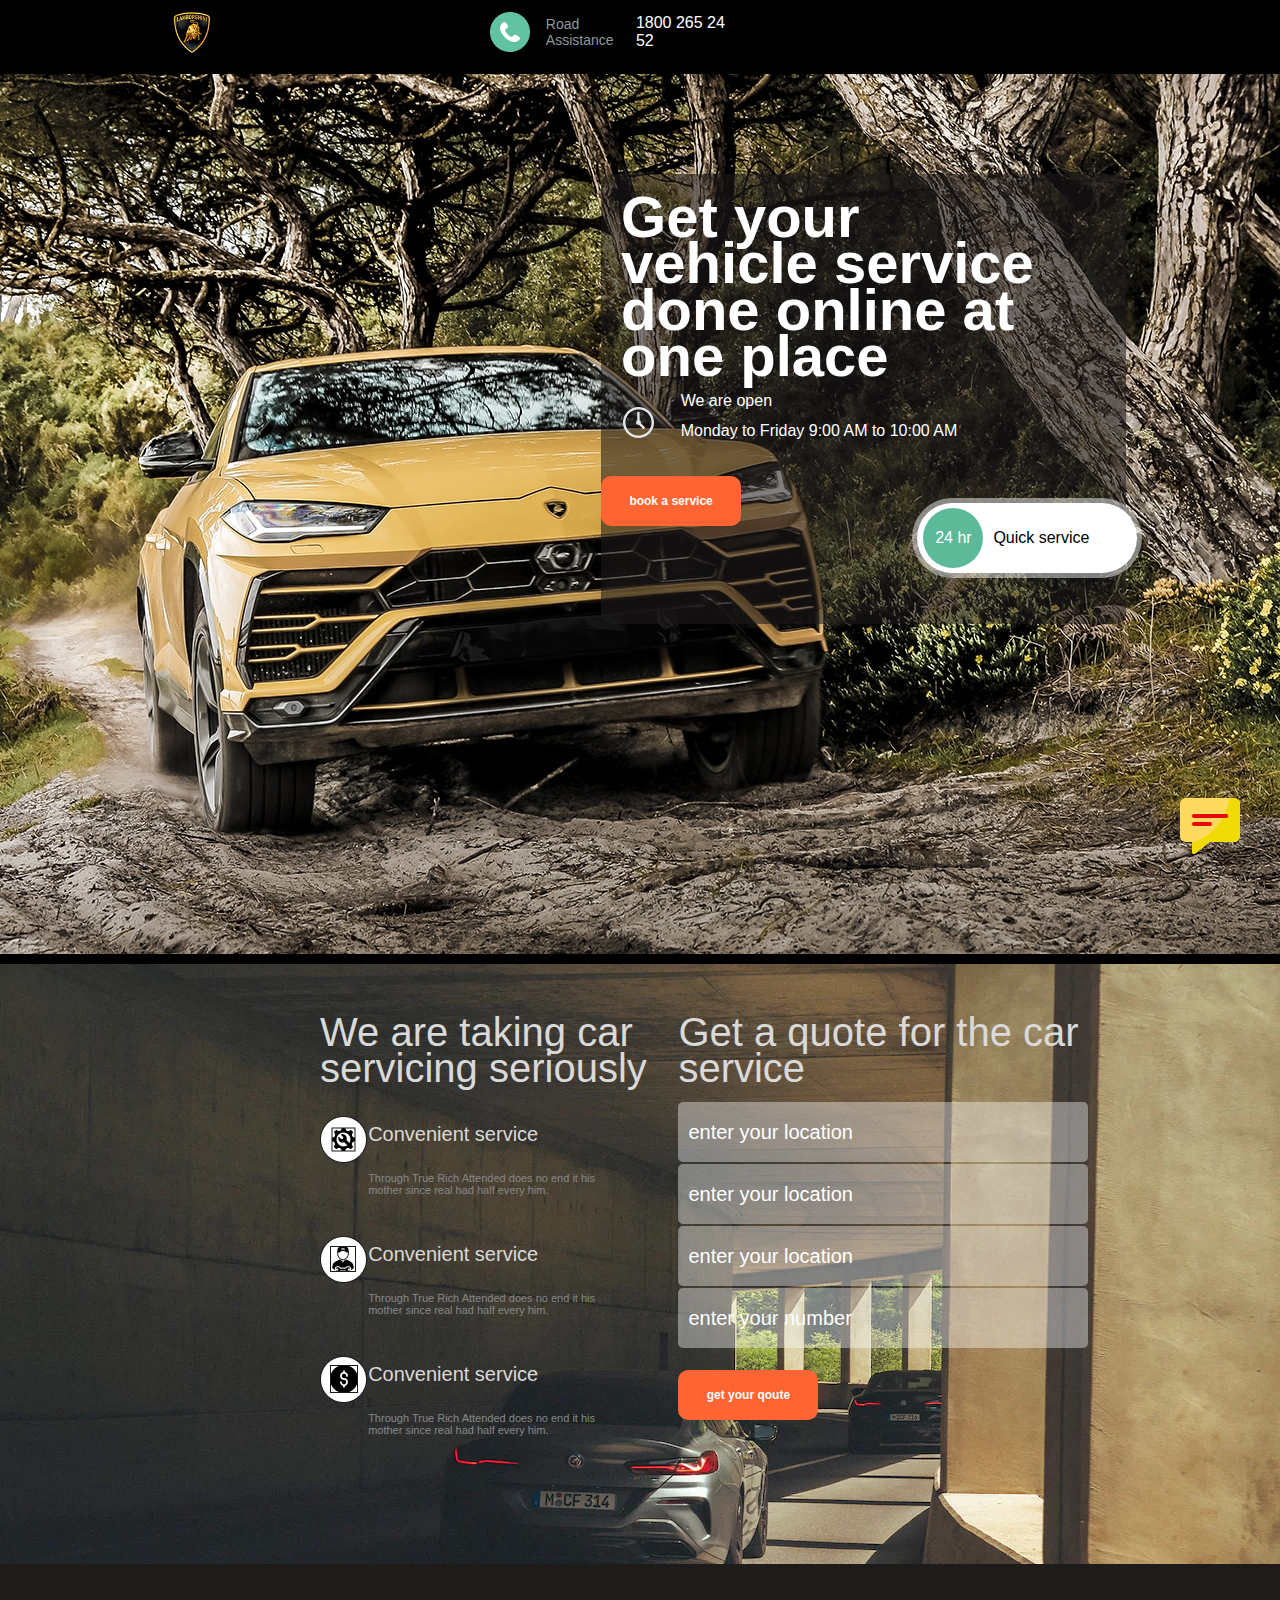
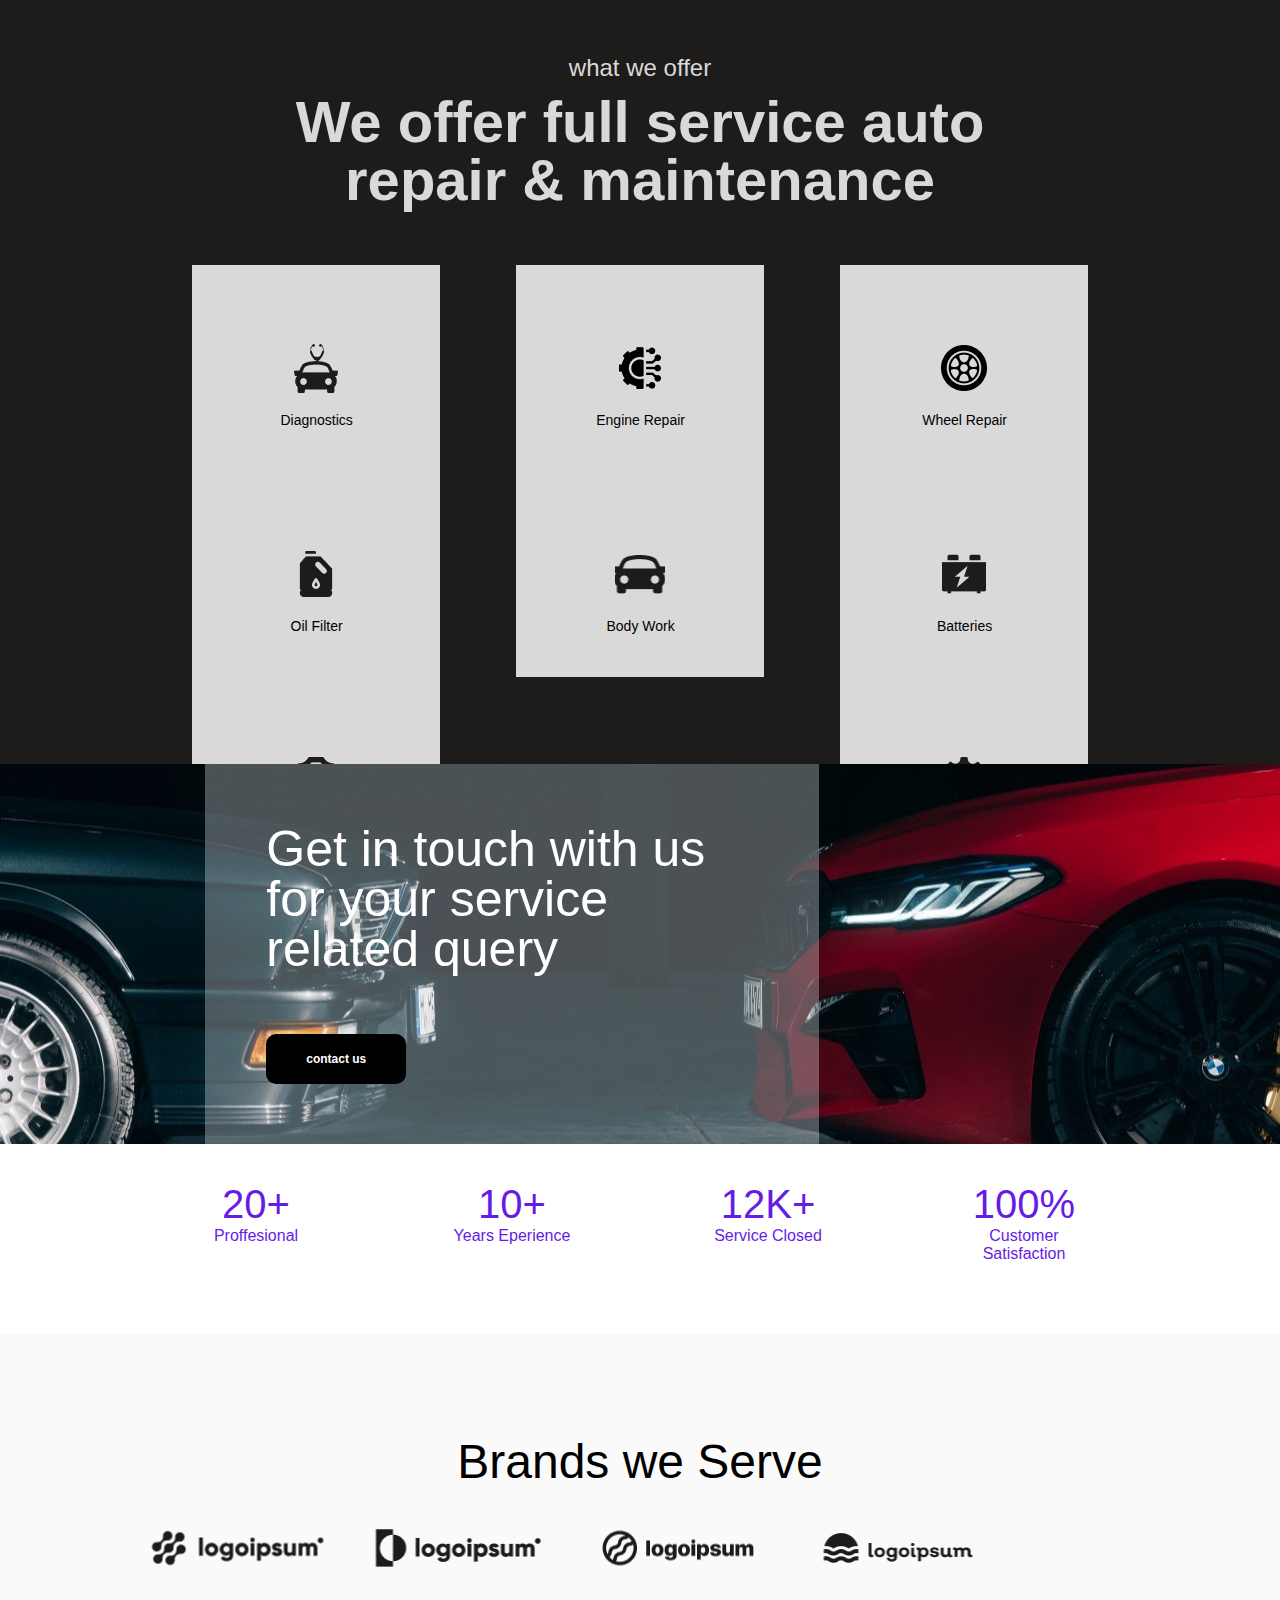
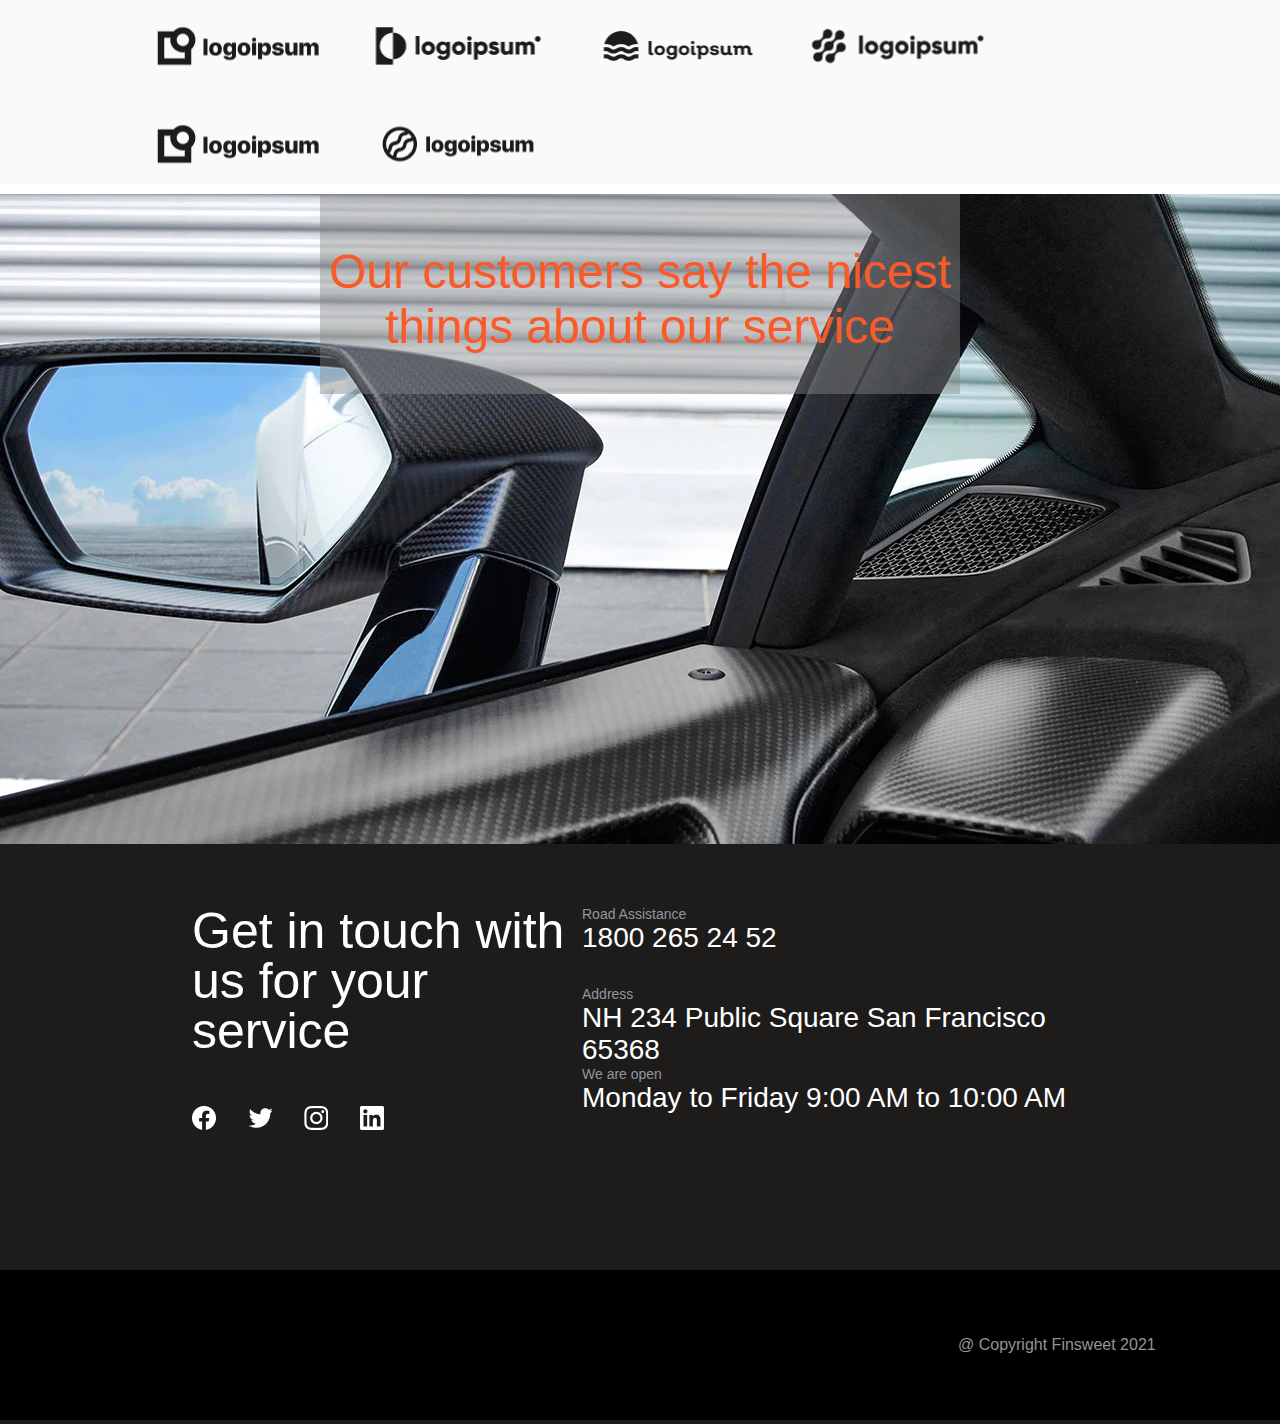
<file: index.html>
<!DOCTYPE html>
<html lang="en">
<head>
    <meta charset="UTF-8">
    <meta http-equiv="X-UA-Compatible" content="IE=edge">
    <meta name="viewport" content="width=device-width, initial-scale=1.0">
    <meta name="description" content="car garage, fast serviceand best quality">
    <meta property="og:title" content="car garage " />
    <meta property="og:type" content="img" />
    <meta property="og:url" content="https://www.imdb.com/title/tt0117500/" />
    <meta property="og:image" content="https://ia.media-imdb.com/images/rock.jpg" />
    <meta name="twitter:card" content="summary">
    <link rel="stylesheet" href="https://cdnjs.cloudflare.com/ajax/libs/OwlCarousel2/2.3.4/assets/owl.carousel.min.css" integrity="sha512-tS3S5qG0BlhnQROyJXvNjeEM4UpMXHrQfTGmbQ1gKmelCxlSEBUaxhRBj/EFTzpbP4RVSrpEikbmdJobCvhE3g==" crossorigin="anonymous" referrerpolicy="no-referrer" />
    <link rel="stylesheet" href="https://cdnjs.cloudflare.com/ajax/libs/OwlCarousel2/2.3.4/assets/owl.theme.default.min.css" integrity="sha512-sMXtMNL1zRzolHYKEujM2AqCLUR9F2C4/05cdbxjjLSRvMQIciEPCQZo++nk7go3BtSuK9kfa/s+a4f4i5pLkw==" crossorigin="anonymous" referrerpolicy="no-referrer" />
    <link rel="preconnect" href="https://fonts.googleapis.com">
    <link rel="preconnect" href="https://fonts.gstatic.com" crossorigin>
    <link href="https://fonts.googleapis.com/css2?family=Mukta:wght@600&family=Qwitcher+Grypen:wght@700&display=swap" rel="stylesheet">
    <link rel="stylesheet" href="style/style.css">
    <title>home</title>
</head>
<body>
    <header class="indexheader">
        <h1><a href="index.html">home</a></h1>
        <div class="burger-menu" onclick="showNavbar()"></div>
        <div class="navbar-right" id="navbar-right">
            <nav id="nav"></nav>
            
            <div class="navcontactinfo">
                <div class="navtelicon"></div>
              <p class="nav-p1">Road Assistance</p> 
              <p class="nav-p2">1800 265 24 52</p> 
            </div>
            <div class="x-div" onclick="hideNavbar()"></div>
        </div>   
    </header>
    <main>
        <div class="homefirstonecoverphoto">
            <div class="servicesfirsttopic">
                <div class="aboutusfirsttopicphoto"></div>
                <div class="ourservices">
                    <h2 class="h2white h2forfirst">Get your vehicle service done online at one place
                    </h2>
                    <div class="openinfo">
                        <div class="clockicon"></div>
                        <div class="dateandtime">
                            <div class="info-div one">We are open</div> 
                        <div class="info-div two">Monday to Friday 9:00 AM to 10:00 AM</div> 
                    </div>
                    <div class="ratingparent parent2">
                        <div class="rating rating2">
                            <div class="circle">
                                24 hr
                            </div>
                            Quick service
                        </div>
                    </div>
                </div>
                    <div class="button firstbutton">
                        book a service
                    </div>
                </div>
            </div>
        </div>
        <div class="quote">
            <div class="quoteleftside">
                <div class="qoutedemaintext">
                    We are taking car servicing seriously
                </div>
                <div class="qoutoservice">
                    <div class="service">
                        <div class="iconspace iconspace1"></div>
                        <div class="serviceinfo">
                            <div class="serviceheader">
                                Convenient service
                            </div>
                            <div class="servicetext">
                                Through True Rich Attended does no end it his mother since real had half every him.
                            </div> 
                        </div>
                    </div>
                    <div class="service">
                        <div class="iconspace iconspace2"></div>
                        <div class="serviceinfo">
                            <div class="serviceheader">
                                Convenient service
                            </div>
                            <div class="servicetext">
                                Through True Rich Attended does no end it his mother since real had half every him.
                            </div> 
                        </div>
                    </div>
                    <div class="service">
                        <div class="iconspace iconspace3"></div>
                        <div class="serviceinfo">
                            <div class="serviceheader">
                                Convenient service
                            </div>
                            <div class="servicetext">
                                Through True Rich Attended does no end it his mother since real had half every him.
                            </div> 
                        </div>
                    </div>
                </div>
            </div>
            <div class="qouterightside">
                <div class="qoutedemaintext qoutedemaintextright">
                    Get a quote for the car service
                </div>
                <div class="inputs">
                    <input type="text" placeholder="enter your location">
                    <input type="text" placeholder="enter your location">
                    <input type="text" placeholder="enter your location">
                    <input type="tel" placeholder="enter your number">
                </div>
                <div class="button">
                    get your qoute
                </div>
            </div>
        </div>
        <div class="offersection">
            <p>what we offer</p>
            <h2 class="offermaintext">We offer full service auto repair &#38; maintenance</h2>
            <div class="offercontainer">
                <a href="autodiagnostics.html">
                    <div class="boxforofficecontainer">
                        <div class="officecontainericon officecontainericon1"></div>
                        <div class="officeiconcontent">
                            Diagnostics
                        </div>
                    </div>
                </a>
                <div class="boxforofficecontainer">
                    <div class="officecontainericon officecontainericon2"></div>
                    <div class="officeiconcontent">
                        Engine Repair
                    </div>
                </div>
                <div class="boxforofficecontainer">
                    <div class="officecontainericon officecontainericon3"></div>
                    <div class="officeiconcontent">
                        Wheel Repair
                    </div>
                </div>
                <div class="boxforofficecontainer">
                    <div class="officecontainericon officecontainericon4"></div>
                    <div class="officeiconcontent">
                        Oil Filter
                    </div>
                </div>
                <div class="boxforofficecontainer">
                    <div class="officecontainericon officecontainericon5"></div>
                    <div class="officeiconcontent">
                        Body Work
                    </div>
                </div>
                <div class="boxforofficecontainer">
                    <div class="officecontainericon officecontainericon6"></div>
                    <div class="officeiconcontent">
                        Batteries
                    </div>
                </div>
                <div class="boxforofficecontainer">
                    <div class="officecontainericon officecontainericon7"></div>
                    <div class="officeiconcontent">
                        Insurance Claim
                    </div>
                </div>
                <div class="boxforofficecontainer">
                    <div class="officecontainericon officecontainericon8"></div>
                    <div class="officeiconcontent officeiconcontent-services">
                        Custom Service
                    </div>
                </div>
            </div>
        </div>
        <div class="phototopic">
            <div class="phototopicphoto"></div>
            <div class="phototopicinfo">
                <div class="topicmaintext">
                    Get in touch with us for your service related query
                </div>
                <div class="button blackbutton">contact us</div>
            </div>
        </div>
        <div class="experiencetopic">
            <div class="experiencetopicdiv">
                <div class="experiencebox">
                    <div class="expnumber">
                        20&#43;
                    </div>
                    <div class="exptext">
                        Proffesional
                    </div>
                </div>
                <div class="experiencebox">
                    <div class="expnumber">
                        10&#43;
                    </div>
                    <div class="exptext">
                        Years Eperience
                    </div>
                </div>
                <div class="experiencebox">
                    <div class="expnumber">
                        12K&#43;
                    </div>
                    <div class="exptext">
                        Service Closed
                    </div>
                </div>
                <div class="experiencebox">
                    <div class="expnumber">
                        100&#37;
                    </div>
                    <div class="exptext">
                        Customer Satisfaction
                    </div>
                </div>
            </div>   
        </div>
        <div class="brandstopic">
            <div class="brandstopicdescription">
                Brands we Serve
            </div>
            <div class="brandlogodiv">
                <div class="brandlogo brandlogo1"></div>
                <div class="brandlogo brandlogo2"></div>
                <div class="brandlogo brandlogo3"></div>
                <div class="brandlogo brandlogo4"></div>
                <div class="brandlogo brandlogo5"></div>
                <div class="brandlogo brandlogo6"></div>
                <div class="brandlogo brandlogo7"></div>
                <div class="brandlogo brandlogo8"></div>
                <div class="brandlogo brandlogo9"></div>
                <div class="brandlogo brandlogo10"></div>
            </div> 
        </div>
        <div class="commentslider">
            <div class="commentsliderheader">
                Our customers say the nicest things about our service
            </div>
            <div class="slider">
                <div class="owl-carousel owl-theme">
                    <div class="item">
                        <div class="commentator">
                            <div class="author author1"></div>
                            <div class="authorinfo">
                                <div class="authorname">
                                    Jonathan Vallem
                                </div>
                            <div class="authorcity">
                                New york
                            </div>
                            </div>
                            
                        </div>
                        <article>
                            I have got my car repaired at Finsweet many times before, they are good at what they do. Not only did they repair my car in a short comprehensive look on all the working
                        </article>
                    </div>
                    <div class="item">
                        <div class="commentator">
                            <div class="author author2"></div>
                            <div class="authorinfo">
                                <div class="authorname">
                                    Smith Johnson
                                </div>
                            <div class="authorcity">
                                New york
                            </div>
                            </div>
                            
                        </div>
                        <article>
                            I have got my car repaired at Finsweet many times before, they are good at what they do. Not only did they repair my car in a short comprehensive look on all the working
                        </article>
                    </div>
                    <div class="item">
                        <div class="commentator">
                            <div class="author author1"></div>
                            <div class="authorinfo">
                                <div class="authorname">
                                    Jonathan Vallem
                                </div>
                            <div class="authorcity">
                                New york
                            </div>
                            </div>
                            
                        </div>
                        <article>
                            I have got my car repaired at Finsweet many times before, they are good at what they do. Not only did they repair my car in a short comprehensive look on all the working
                        </article>
                    </div>
                    <div class="item">
                        <div class="commentator">
                            <div class="author author2"></div>
                            <div class="authorinfo">
                                <div class="authorname">
                                    Smith Johnson
                                </div>
                            <div class="authorcity">
                                New york
                            </div>
                            </div>
                            
                        </div>
                        <article>
                            I have got my car repaired at Finsweet many times before, they are good at what they do. Not only did they repair my car in a short comprehensive look on all the working
                        </article>
                    </div>
                    <div class="item">
                        <div class="commentator">
                            <div class="author author1"></div>
                            <div class="authorinfo">
                                <div class="authorname">
                                    Jonathan Vallem
                                </div>
                            <div class="authorcity">
                                New york
                            </div>
                            </div>
                            
                        </div>
                        <article>
                            I have got my car repaired at Finsweet many times before, they are good at what they do. Not only did they repair my car in a short comprehensive look on all the working
                        </article>
                    </div>   
                </div>
            </div>
        </div>
        <div class="sendmessagebutton" onclick="showchatbox()">
            <div class="chatboxbackground" id="chatboxbackground"></div>
        </div>
        <div class="messagebox" id="messagebox">
            <div class="messageboxheader">
                <p>Write a message</p>
                <p class="close" onclick="hidechatbox()">
                    &#x2715;
                </p>
            </div>
            <div class="messageboxmain">
                <input type="text" name="firstname" id="firstname" placeholder="Your name">
                <input type="email" name="email" id="email" placeholder="E-mail">
                <textarea name="message" id="message" cols="30" rows="10" placeholder="your message..."></textarea>
                <p class="send" onclick="hidechatboxwithstatus()">send</p>
            </div>
        </div>
    </main>
    <footer>
        <div class="footerleft topicmaintext">
            Get in touch with us for your service
            <div class="social">
                <a href="https://www.facebook.com/" target="_blank" rel="unfollow">
                    <div class="facebook"></div>
                </a>
                <a href="https://twitter.com/" target="_blank" rel="unfollow">
                    <div class="twitter"></div>
                </a>
                <a href="https://www.instagram.com/" target="_blank" rel="unfollow">
                    <div class="instagram"></div>
                </a>
                <a href="https://www.linkedin.com/" target="_blank" rel="unfollow">
                    <div class="linkedin"></div>
                </a>
            </div>
        </div>
        <div class="footerright">
            <div class=" footersize">
                <p class="nav-p1">Road Assistance</p> 
                <p class="nav-p2 nav-p2footer">1800 265 24 52</p> 
              </div>
              <div class=" footersize">
                <p class="nav-p1">Address</p> 
                <p class="nav-p2 nav-p2footer">NH 234 Public Square San Francisco 65368</p> 
              </div>
            <div class="footersize">
                <div class="nav-p1">We are open</div> 
            <div class="nav-p2 nav-p2footer">Monday to Friday 9:00 AM to 10:00 AM</div> 
            </div>
        </div>
        <div class="blackbackground">
            <div class="navbarfooter">
                <nav id="navfooter"></nav>
            </div>
            <p class="lastp"></p>
        </div>
    </footer>
    <script src="https://cdnjs.cloudflare.com/ajax/libs/jquery/3.6.1/jquery.min.js" integrity="sha512-aVKKRRi/Q/YV+4mjoKBsE4x3H+BkegoM/em46NNlCqNTmUYADjBbeNefNxYV7giUp0VxICtqdrbqU7iVaeZNXA==" crossorigin="anonymous" referrerpolicy="no-referrer"></script>
    <script src="https://cdnjs.cloudflare.com/ajax/libs/OwlCarousel2/2.3.4/owl.carousel.min.js" integrity="sha512-bPs7Ae6pVvhOSiIcyUClR7/q2OAsRiovw4vAkX+zJbw3ShAeeqezq50RIIcIURq7Oa20rW2n2q+fyXBNcU9lrw==" crossorigin="anonymous" referrerpolicy="no-referrer"></script>
    <script src="js/burger-menu.js"></script>
    <script src="js/chatbox.js"></script>
    <script src="js/scripts.js"></script>
</body>
</html>
</file>
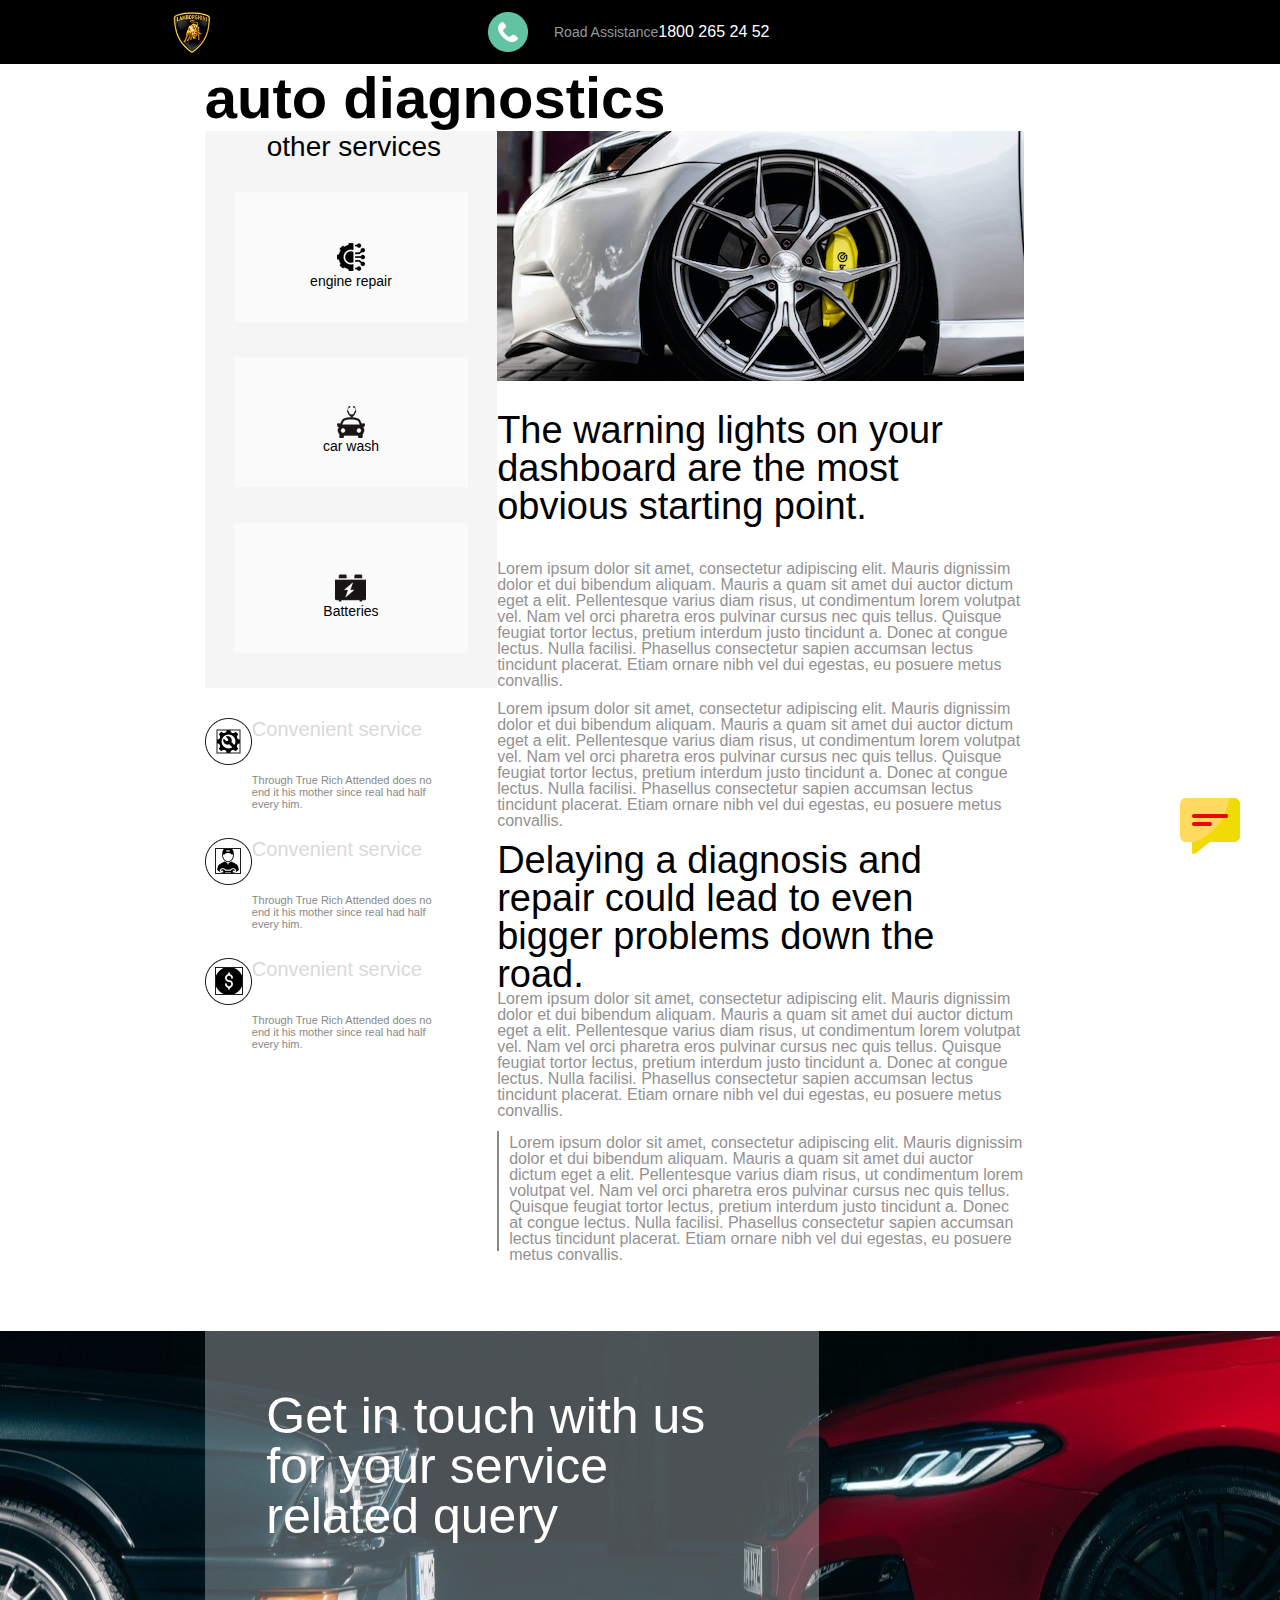
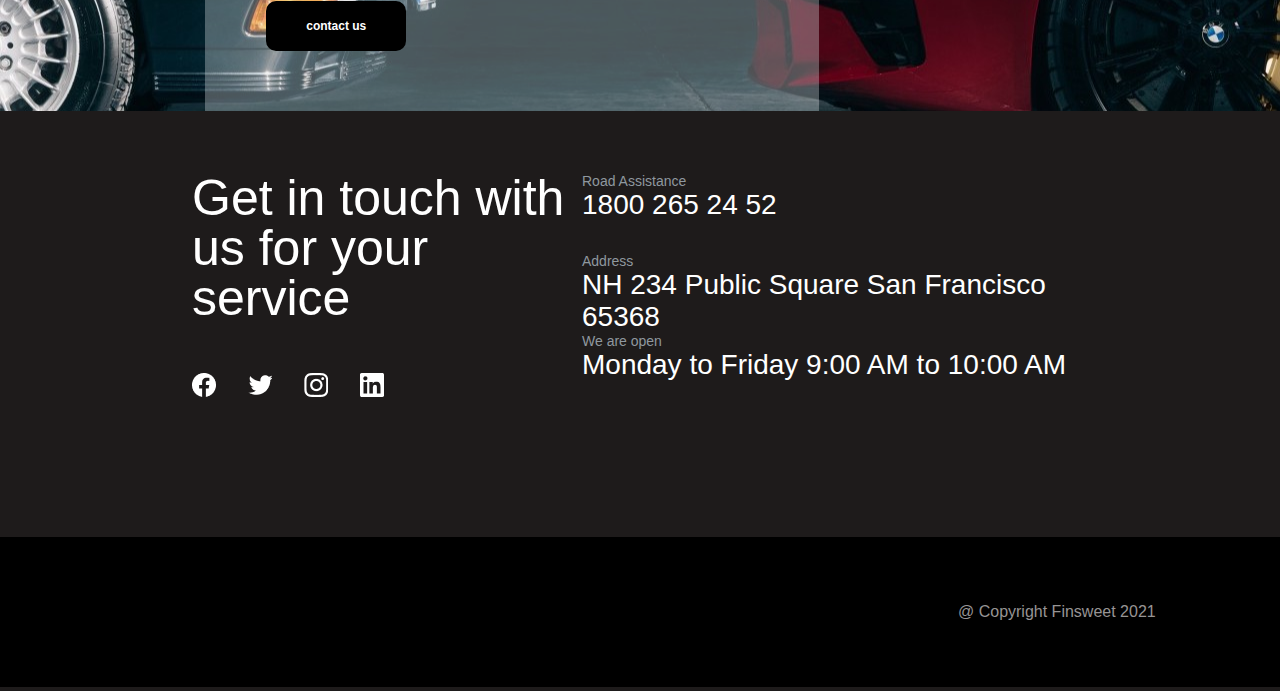
<file: autodiagnostics.html>
<!DOCTYPE html>
<html lang="en">
<head>
    <meta charset="UTF-8">
    <meta http-equiv="X-UA-Compatible" content="IE=edge">
    <meta name="viewport" content="width=device-width, initial-scale=1.0">
    <meta name="description" content="car garage, fast serviceand best quality">
    <meta property="og:title" content="car garage " />
    <meta property="og:type" content="img" />
    <meta property="og:url" content="https://www.imdb.com/title/tt0117500/" />
    <meta property="og:image" content="https://ia.media-imdb.com/images/rock.jpg" />
    <meta name="twitter:card" content="summary">
    <link href="https://fonts.googleapis.com/css2?family=Mukta:wght@600&family=Qwitcher+Grypen:wght@700&display=swap" rel="stylesheet">
    <link rel="stylesheet" href="style/style.css">
    <title>auto diagnostics</title>
</head>
<body>
    <header class="indexheader">
        <h1><a href="index.html">home</a></h1>
        <div class="navbar-right">
            <nav id="nav"></nav>
            <div class="navtelicon"></div>
            <div class="navcontactinfo">
              <p class="nav-p1">Road Assistance</p> 
              <p class="nav-p2">1800 265 24 52</p>
            </div>
        </div>
    </header>
    <main>
        <h2 class="auto">auto diagnostics</h2>
        <div class="autodiagnosticsmaindiv">
            <div class="autodiagnosticsmaindiv-leftside">
                <div class="quoterrightside-services autodiagnostic">
                    <div class="otherservices">other services</div>
                    <div class="quoterightsidebox boxautodiagnostic">
                        <div class="quoterightsideicon quoterightsideicon6"></div>
                        <div class="quoterightsidecontent autotext">
                           engine repair
                        </div>
                    </div>
                    <div class="quoterightsidebox boxautodiagnostic">
                        <div class="quoterightsideicon quoterightsideicon1"></div>
                        <div class="quoterightsidecontent autotext">
                           car wash
                        </div>
                    </div>
                    <div class="quoterightsidebox
                    boxautodiagnostic">
                        <div class="quoterightsideicon quoterightsideicon4"></div>
                        <div class="quoterightsidecontent autotext">
                           Batteries
                        </div>
                    </div>
                </div>
                <div class="qoutoservice">
                    <div class="service">
                        <div class="iconspace iconspace1"></div>
                        <div class="serviceinfo">
                            <div class="serviceheader">
                                Convenient service
                            </div>
                            <div class="servicetext">
                                Through True Rich Attended does no end it his mother since real had half every him.
                            </div> 
                        </div>
                    </div>
                    <div class="service">
                        <div class="iconspace iconspace2"></div>
                        <div class="serviceinfo">
                            <div class="serviceheader">
                                Convenient service
                            </div>
                            <div class="servicetext">
                                Through True Rich Attended does no end it his mother since real had half every him.
                            </div> 
                        </div>
                    </div>
                    <div class="service">
                        <div class="iconspace iconspace3"></div>
                        <div class="serviceinfo">
                            <div class="serviceheader">
                                Convenient service
                            </div>
                            <div class="servicetext">
                                Through True Rich Attended does no end it his mother since real had half every him.
                            </div> 
                        </div>
                    </div>
                </div>
            </div>
            <div class="autodiagnosticsmaindiv-rightside">
                <div class="autodiagnosticsphoto"></div>
                <div class="autodiagnosticsheader">
                    The warning lights on your dashboard are the most obvious starting point.
                </div>
                <div class="loremtext">
                    Lorem ipsum dolor sit amet, consectetur adipiscing elit. Mauris dignissim dolor et dui bibendum aliquam. Mauris a quam sit amet dui auctor dictum eget a elit. Pellentesque varius diam risus, ut condimentum lorem volutpat vel. Nam vel orci pharetra eros pulvinar cursus nec quis tellus. Quisque feugiat tortor lectus, pretium interdum justo tincidunt a. Donec at congue lectus. Nulla facilisi. Phasellus consectetur sapien accumsan lectus tincidunt placerat. Etiam ornare nibh vel dui egestas, eu posuere metus convallis.
                </div>
                <div class="loremtext">
                    Lorem ipsum dolor sit amet, consectetur adipiscing elit. Mauris dignissim dolor et dui bibendum aliquam. Mauris a quam sit amet dui auctor dictum eget a elit. Pellentesque varius diam risus, ut condimentum lorem volutpat vel. Nam vel orci pharetra eros pulvinar cursus nec quis tellus. Quisque feugiat tortor lectus, pretium interdum justo tincidunt a. Donec at congue lectus. Nulla facilisi. Phasellus consectetur sapien accumsan lectus tincidunt placerat. Etiam ornare nibh vel dui egestas, eu posuere metus convallis.
                </div>
                <div class="autodiagnosticsheader">
                    Delaying a diagnosis and repair could lead to even bigger problems down the road.
                </div>
                <div class="loremtext">
                    Lorem ipsum dolor sit amet, consectetur adipiscing elit. Mauris dignissim dolor et dui bibendum aliquam. Mauris a quam sit amet dui auctor dictum eget a elit. Pellentesque varius diam risus, ut condimentum lorem volutpat vel. Nam vel orci pharetra eros pulvinar cursus nec quis tellus. Quisque feugiat tortor lectus, pretium interdum justo tincidunt a. Donec at congue lectus. Nulla facilisi. Phasellus consectetur sapien accumsan lectus tincidunt placerat. Etiam ornare nibh vel dui egestas, eu posuere metus convallis.
                </div>
                <div class="loremtext lastlorem">
                    Lorem ipsum dolor sit amet, consectetur adipiscing elit. Mauris dignissim dolor et dui bibendum aliquam. Mauris a quam sit amet dui auctor dictum eget a elit. Pellentesque varius diam risus, ut condimentum lorem volutpat vel. Nam vel orci pharetra eros pulvinar cursus nec quis tellus. Quisque feugiat tortor lectus, pretium interdum justo tincidunt a. Donec at congue lectus. Nulla facilisi. Phasellus consectetur sapien accumsan lectus tincidunt placerat. Etiam ornare nibh vel dui egestas, eu posuere metus convallis.
                </div>
            </div>
        </div>
        <div class="phototopic">
            <div class="phototopicphoto"></div>
            <div class="phototopicphoto2"></div>
            <div class="phototopicinfo">
                <div class="topicmaintext">
                    Get in touch with us for your service related query
                </div>
                <div class="button blackbutton">contact us</div>
            </div>
        </div>
        <div class="sendmessagebutton" onclick="showchatbox()">
            <div class="chatboxbackground" id="chatboxbackground"></div>
        </div>
        <div class="messagebox" id="messagebox">
            <div class="messageboxheader">
                <p>Write a message</p>
                <p class="close" onclick="hidechatbox()">
                    &#x2715;
                </p>
            </div>
            <div class="messageboxmain">
                <input type="text" name="firstname" id="firstname" placeholder="Your name">
                <input type="email" name="email" id="email" placeholder="E-mail">
                <textarea name="message" id="message" cols="30" rows="10" placeholder="your message..."></textarea>
                <p class="send" onclick="hidechatboxwithstatus()">send</p>
            </div>
        </div>
    </main>
    <footer>
        <div class="footerleft topicmaintext">
            Get in touch with us for your service
            <div class="social">
                <a href="https://www.facebook.com/" target="_blank" rel="unfollow">
                    <div class="facebook"></div>
                </a>
                <a href="https://twitter.com/" target="_blank" rel="unfollow">
                    <div class="twitter"></div>
                </a>
                <a href="https://www.instagram.com/" target="_blank" rel="unfollow">
                    <div class="instagram"></div>
                </a>
                <a href="https://www.linkedin.com/" target="_blank" rel="unfollow">
                    <div class="linkedin"></div>
                </a>
            </div>
        </div>
        <div class="footerright">
            <div class=" footersize">
                <p class="nav-p1">Road Assistance</p> 
                <p class="nav-p2 nav-p2footer">1800 265 24 52</p> 
              </div>
              <div class=" footersize">
                <p class="nav-p1">Address</p> 
                <p class="nav-p2 nav-p2footer">NH 234 Public Square San Francisco 65368</p> 
              </div>
            <div class="footersize">
                <div class="nav-p1">We are open</div> 
            <div class="nav-p2 nav-p2footer">Monday to Friday 9:00 AM to 10:00 AM</div> 
            </div>
        </div>
        <div class="blackbackground">
            <div class="navbarfooter">
                <nav id="navfooter"></nav>
            </div>
            <p class="lastp"></p>
        </div>
    </footer>
    <script src="https://cdnjs.cloudflare.com/ajax/libs/jquery/3.6.1/jquery.min.js" integrity="sha512-aVKKRRi/Q/YV+4mjoKBsE4x3H+BkegoM/em46NNlCqNTmUYADjBbeNefNxYV7giUp0VxICtqdrbqU7iVaeZNXA==" crossorigin="anonymous" referrerpolicy="no-referrer"></script>
    <script src="https://cdnjs.cloudflare.com/ajax/libs/OwlCarousel2/2.3.4/owl.carousel.min.js" integrity="sha512-bPs7Ae6pVvhOSiIcyUClR7/q2OAsRiovw4vAkX+zJbw3ShAeeqezq50RIIcIURq7Oa20rW2n2q+fyXBNcU9lrw==" crossorigin="anonymous" referrerpolicy="no-referrer"></script>
    <script src="js/chatbox.js"></script>
    <script src="js/scripts.js"></script>
</body>
</html>
</file>
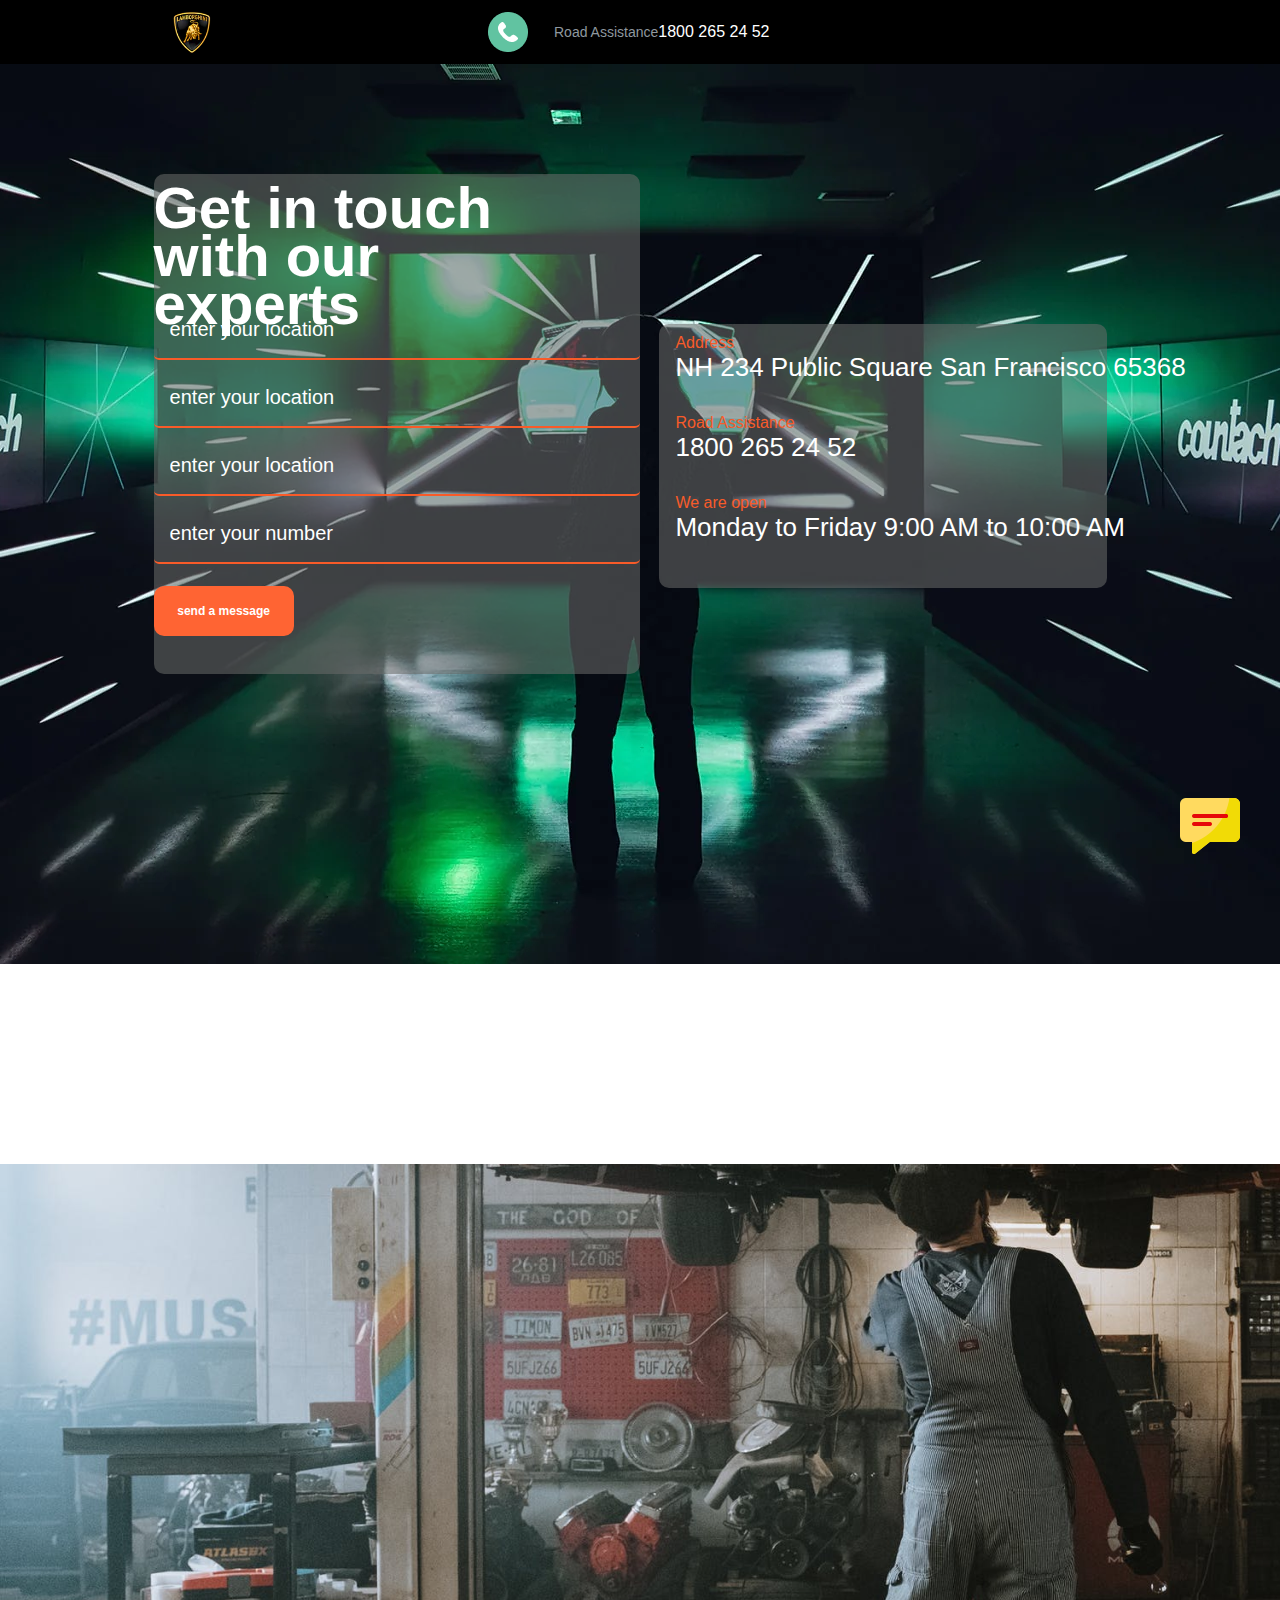
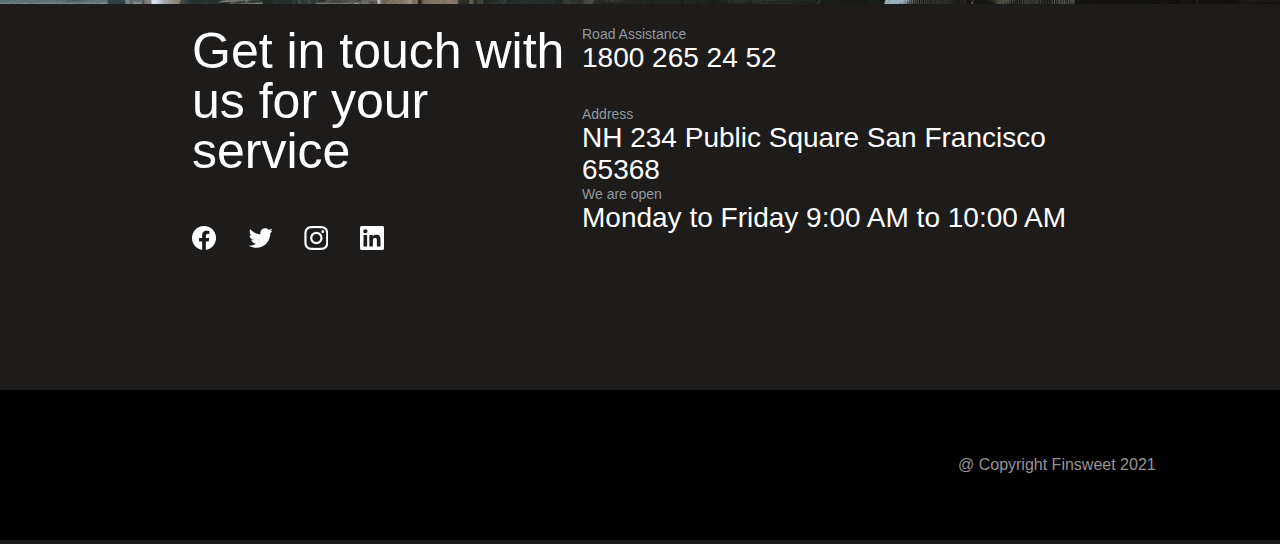
<file: contact.html>
<!DOCTYPE html>
<html lang="en">
<head>
    <meta charset="UTF-8">
    <meta http-equiv="X-UA-Compatible" content="IE=edge">
    <meta name="viewport" content="width=device-width, initial-scale=1.0">
    <meta name="description" content="car garage, fast serviceand best quality">
    <meta property="og:title" content="car garage " />
    <meta property="og:type" content="img" />
    <meta property="og:url" content="https://www.imdb.com/title/tt0117500/" />
    <meta property="og:image" content="https://ia.media-imdb.com/images/rock.jpg" />
    <meta name="twitter:card" content="summary">
    <link href="https://fonts.googleapis.com/css2?family=Mukta:wght@600&family=Qwitcher+Grypen:wght@700&display=swap" rel="stylesheet">
    <link rel="stylesheet" href="style/style.css">
    <title>contact</title>
</head>
<body>
    <header class="indexheader">
        <h1><a href="index.html">home</a></h1>
        <div class="navbar-right">
            <nav id="nav"></nav>
            <div class="navtelicon"></div>
            <div class="navcontactinfo">
            <p class="nav-p1">Road Assistance</p> 
            <p class="nav-p2">1800 265 24 52</p>
            </div>
        </div>
    </header>  
    <main>
        <div class="homefirstonecoverphoto contactcoverphotomain">
            <div class="contactfirsttopic servicesfirsttopic">
                <div class="ourservices ourserviceswhite">
                    <h2 class="h2white">
                        Get in touch with our experts
                    </h2>
                    <div class="inputs inputsforcontact">
                        <input class="contactinput" type="text" placeholder="enter your location">
                        <input class="contactinput" type="text" placeholder="enter your location">
                        <input class="contactinput" type="text" placeholder="enter your location">
                        <input class="contactinput" type="tel" placeholder="enter your number">
                    </div>
                    <div class="button">send a message</div>
                </div>
                <div class="footerright footerright-forcontactright">
                    <div class=" footersize">
                        <p class="nav-p1 nav-p1contact">Address</p> 
                        <p class="nav-p2 nav-p2footer nav-p2footer-forcontact">NH 234 Public Square San Francisco 65368</p> 
                    </div>
                    <div class=" footersize">
                        <p class="nav-p1 nav-p1contact">Road Assistance</p> 
                        <p class="nav-p2 nav-p2footer nav-p2footer-forcontact">1800 265 24 52</p> 
                    </div>
                    <div class="footersize">
                        <div class="nav-p1 nav-p1contact">We are open</div> 
                    <div class="nav-p2 nav-p2footer nav-p2footer-forcontact">Monday to Friday 9:00 AM to 10:00 AM</div> 
                    </div>
                </div>
            </div>
        </div>
        <div class="contactslastdiv">
            <iframe width="860" height="400" frameborder="0" scrolling="no" marginheight="0" marginwidth="0" id="gmap_canvas" src="https://maps.google.com/maps?width=520&amp;height=400&amp;hl=en&amp;q=brooklyn%20brigde%20+()&amp;t=&amp;z=12&amp;ie=UTF8&amp;iwloc=B&amp;output=embed"></iframe>

        <div class="emptydiv"></div>
        <div class="photocover"></div>
        </div>
        <div class="sendmessagebutton" onclick="showchatbox()">
            <div class="chatboxbackground" id="chatboxbackground"></div>
        </div>
        <div class="messagebox" id="messagebox">
            <div class="messageboxheader">
                <p>Write a message</p>
                <p class="close" onclick="hidechatbox()">
                    &#x2715;
                </p>
            </div>
            <div class="messageboxmain">
                <input type="text" name="firstname" id="firstname" placeholder="Your name">
                <input type="email" name="email" id="email" placeholder="E-mail">
                <textarea name="message" id="message" cols="30" rows="10" placeholder="your message..."></textarea>
                <p class="send" onclick="hidechatboxwithstatus()">send</p>
            </div>
        </div> 
    </main>
  <footer>
    <div class="footerleft topicmaintext">
        Get in touch with us for your service
        <div class="social">
            <a href="https://www.facebook.com/" target="_blank" rel="unfollow">
                <div class="facebook"></div>
            </a>
            <a href="https://twitter.com/" target="_blank" rel="unfollow">
                <div class="twitter"></div>
            </a>
            <a href="https://www.instagram.com/" target="_blank" rel="unfollow">
                <div class="instagram"></div>
            </a>
            <a href="https://www.linkedin.com/" target="_blank" rel="unfollow">
                <div class="linkedin"></div>
            </a>
        </div>
    </div>
    <div class="footerright">
        <div class=" footersize">
            <p class="nav-p1">Road Assistance</p> 
            <p class="nav-p2 nav-p2footer">1800 265 24 52</p> 
          </div>
          <div class=" footersize">
            <p class="nav-p1">Address</p> 
            <p class="nav-p2 nav-p2footer">NH 234 Public Square San Francisco 65368</p> 
          </div>
        <div class="footersize">
            <div class="nav-p1">We are open</div> 
        <div class="nav-p2 nav-p2footer">Monday to Friday 9:00 AM to 10:00 AM</div> 
        </div>
    </div>
    <div class="blackbackground">
        <div class="navbarfooter">
            <nav id="navfooter"></nav>
        </div>
        <p class="lastp"></p>
    </div>
</footer>
  <script src="https://cdnjs.cloudflare.com/ajax/libs/jquery/3.6.1/jquery.min.js" integrity="sha512-aVKKRRi/Q/YV+4mjoKBsE4x3H+BkegoM/em46NNlCqNTmUYADjBbeNefNxYV7giUp0VxICtqdrbqU7iVaeZNXA==" crossorigin="anonymous" referrerpolicy="no-referrer"></script>
    <script src="https://cdnjs.cloudflare.com/ajax/libs/OwlCarousel2/2.3.4/owl.carousel.min.js" integrity="sha512-bPs7Ae6pVvhOSiIcyUClR7/q2OAsRiovw4vAkX+zJbw3ShAeeqezq50RIIcIURq7Oa20rW2n2q+fyXBNcU9lrw==" crossorigin="anonymous" referrerpolicy="no-referrer"></script>
    <script src="js/chatbox.js"></script>
    <script src="js/scripts.js"></script>
</body>
</html>
</file>
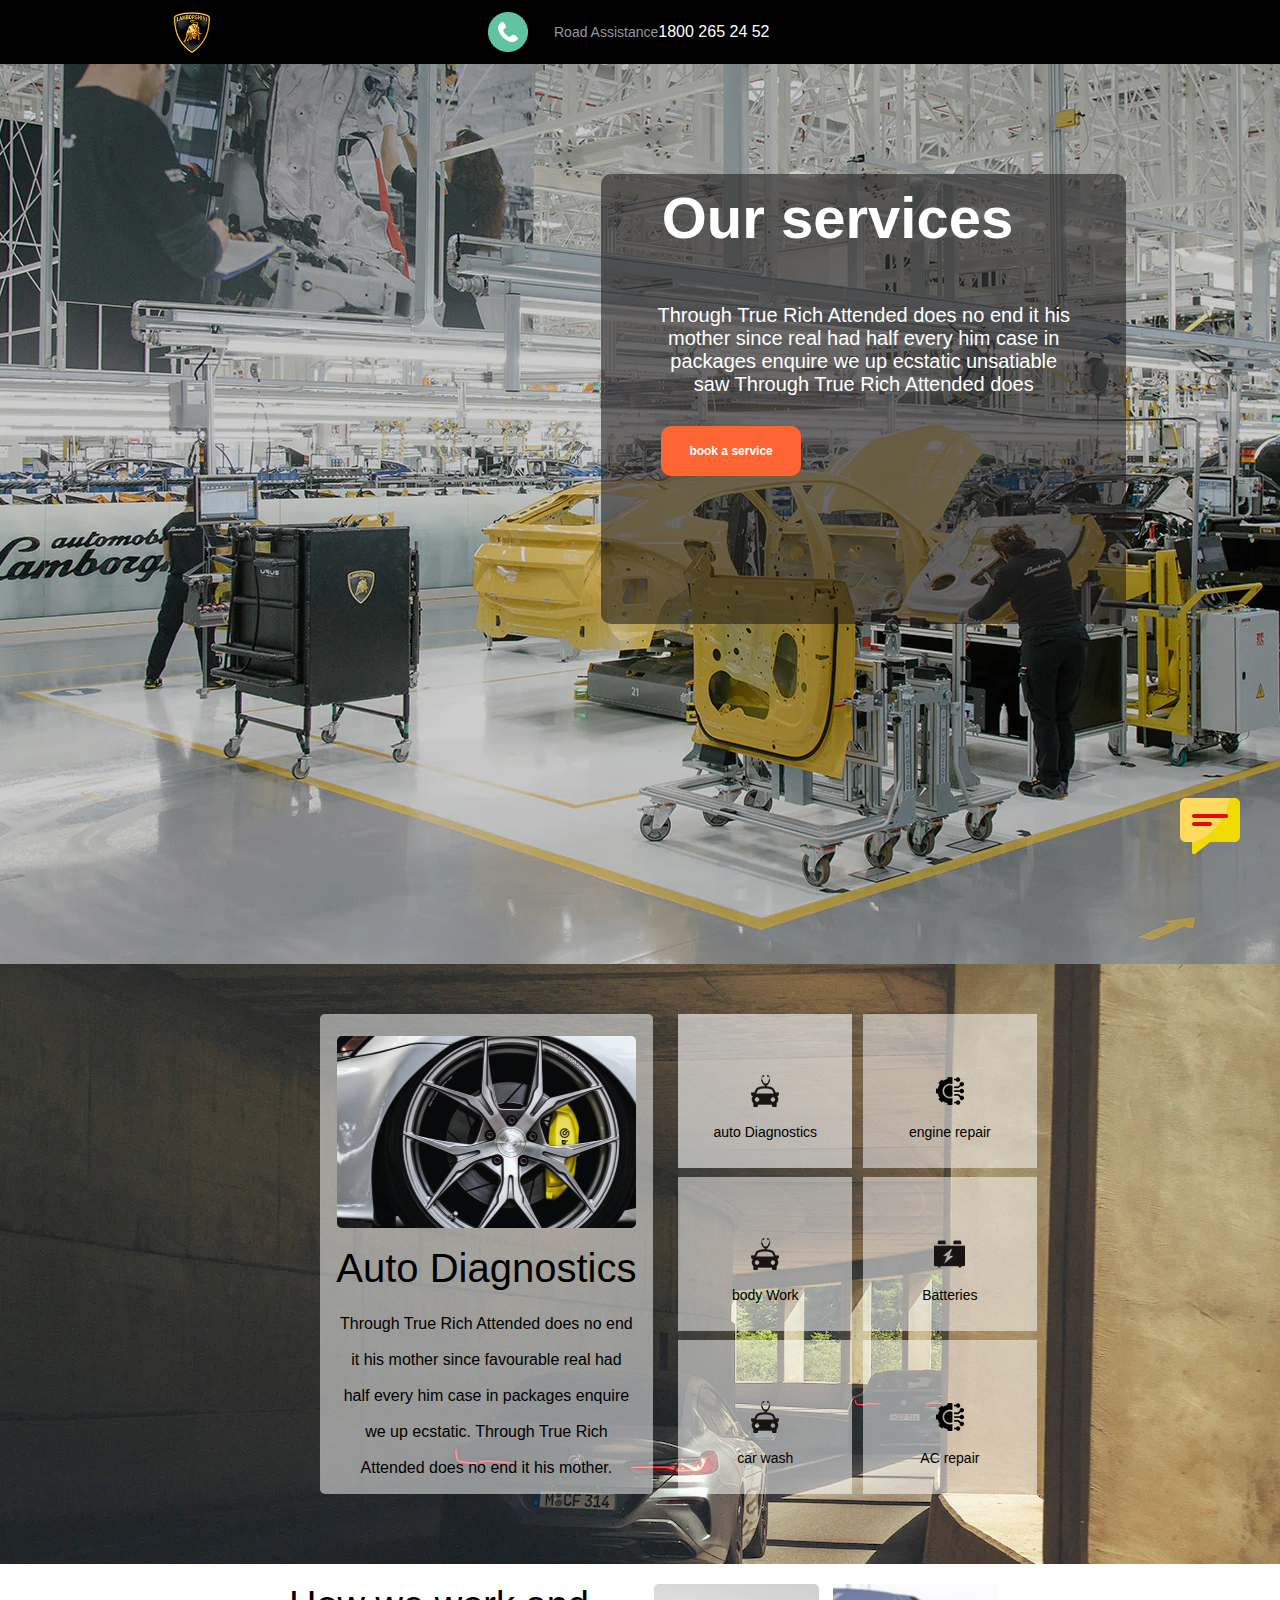
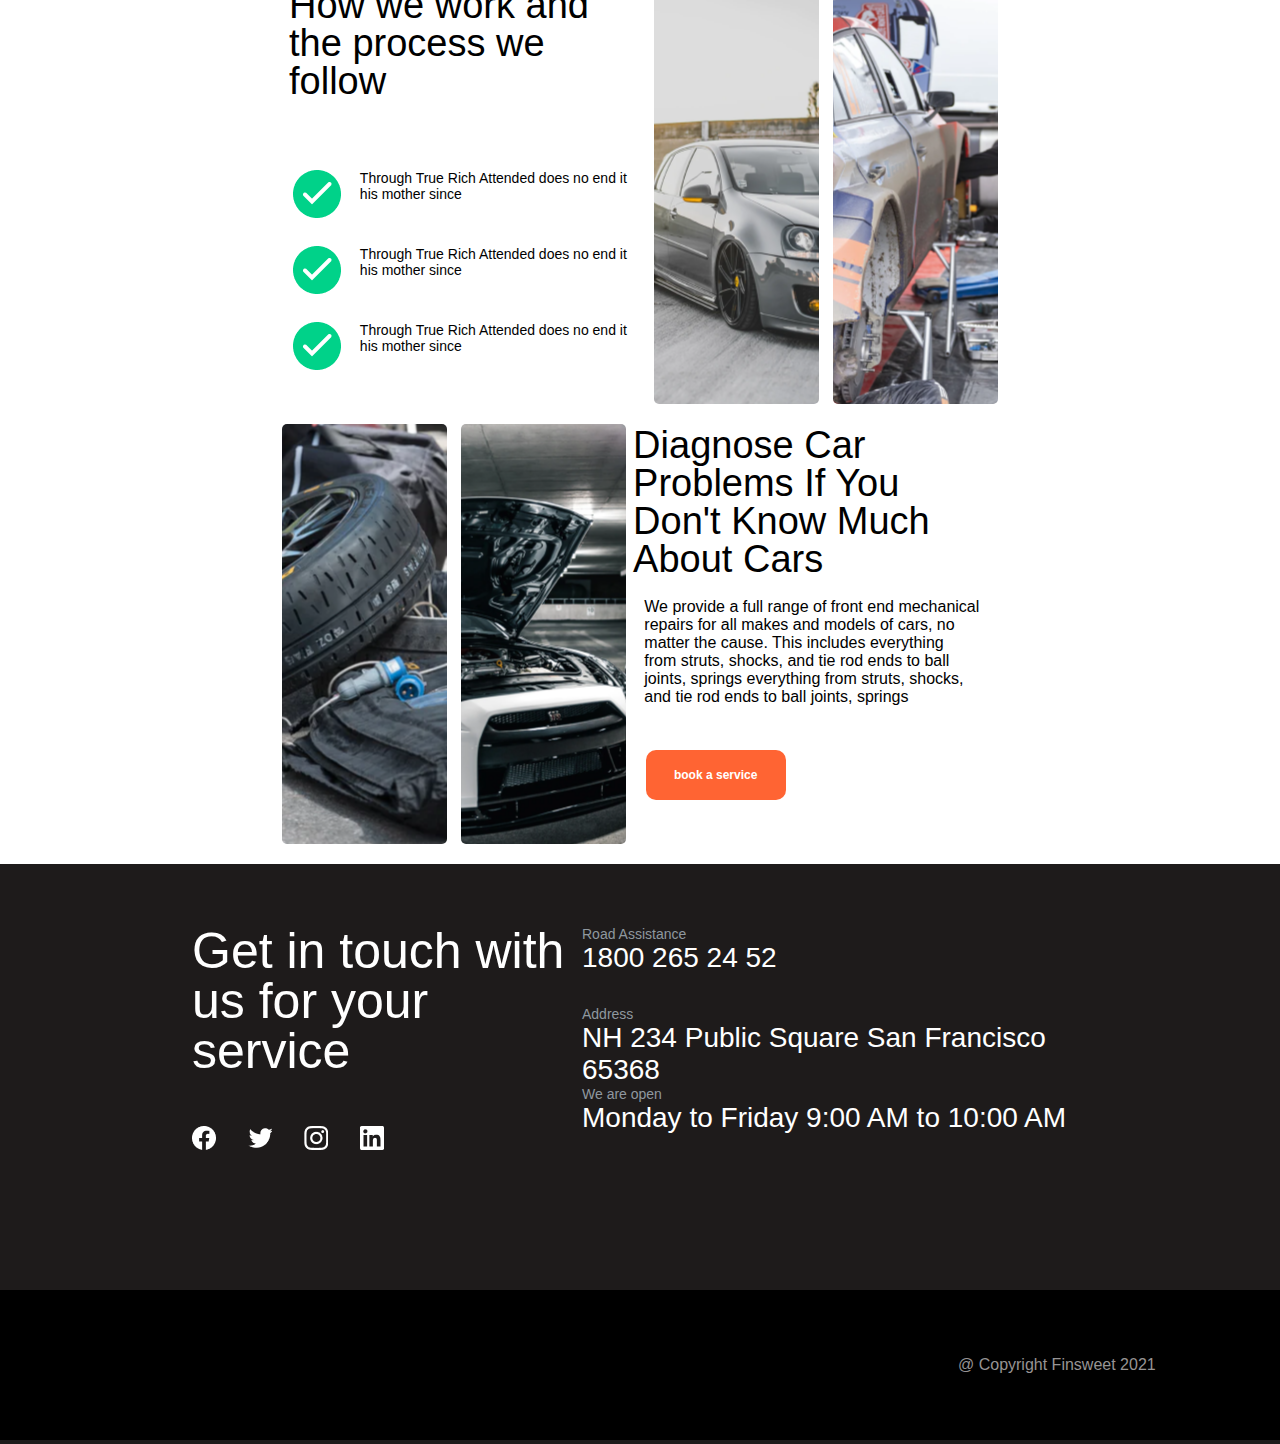
<file: services.html>
<!DOCTYPE html>
<html lang="en">
<head>
    <meta charset="UTF-8">
    <meta http-equiv="X-UA-Compatible" content="IE=edge">
    <meta name="viewport" content="width=device-width, initial-scale=1.0">
    <meta name="description" content="car garage, fast serviceand best quality">
    <meta property="og:title" content="car garage " />
    <meta property="og:type" content="img" />
    <meta property="og:url" content="https://www.imdb.com/title/tt0117500/" />
    <meta property="og:image" content="https://ia.media-imdb.com/images/rock.jpg" />
    <meta name="twitter:card" content="summary">
    <link href="https://fonts.googleapis.com/css2?family=Mukta:wght@600&family=Qwitcher+Grypen:wght@700&display=swap" rel="stylesheet">
    <link rel="stylesheet" href="style/style.css">
    <title>services</title>
</head>
<body>
    <header class="indexheader"> 
        <h1><a href="index.html">home</a></h1>
        <div class="navbar-right">
            <nav id="nav"></nav>
            <div class="navtelicon"></div>
            <div class="navcontactinfo">
              <p class="nav-p1">Road Assistance</p> 
              <p class="nav-p2">1800 265 24 52</p> 
            </div>
        </div>   
    </header>
    <main>
        <div class="homefirstonecoverphoto servicesfirstonecoverphoto">
            <div class="servicesfirsttopic">
                <div class="servicesfirsttopicphoto"></div>
                <div class="ourservices">
                    <h2 class="h2white h2black">Our services</h2>
                    <div class="servicesp">
                        Through True Rich Attended does no end it his mother since real had half every him case in packages enquire we up ecstatic unsatiable saw Through True Rich Attended does
                    </div>
                    <div class="button button2">
                        book a service
                    </div>
                </div>
            </div>
        </div>
        <div class="quote">
            <div class="quoteleftside quoteleftside-services">
                <div class="servicessecondtopicphoto"></div>
                <div class="servicessecontopicheader">
                    Auto Diagnostics
                </div>
                <div class="quoteleftside-servicestext">
                    Through True Rich Attended does no end it his mother since favourable real had half every him case in packages enquire we up ecstatic. Through True Rich Attended does no end it his mother.
                </div>
            </div>
            <div class="quoterightside-services">
                <a href="autodiagnostics.html">
                    <div class="quoterightsidebox">
                        <div class="quoterightsideicon quoterightsideicon1"></div>         
                        <div class="quoterightsidecontent">
                            auto Diagnostics
                        </div>
                    </div>
                </a>
                <div class="quoterightsidebox">
                    <div class="quoterightsideicon quoterightsideicon6"></div>
                    <div class="quoterightsidecontent">
                    engine repair
                    </div>
                </div>
                <div class="quoterightsidebox">
                    <div class="quoterightsideicon quoterightsideicon1"></div>
                    <div class="quoterightsidecontent">
                    body Work
                    </div>
                </div>
                <div class="quoterightsidebox">
                    <div class="quoterightsideicon quoterightsideicon4"></div>
                    <div class="quoterightsidecontent">
                    Batteries
                    </div>
                </div>
                <div class="quoterightsidebox">
                    <div class="quoterightsideicon quoterightsideicon1"></div>
                    <div class="quoterightsidecontent">
                    car wash
                    </div>
                </div>
                <div class="quoterightsidebox">
                    <div class="quoterightsideicon quoterightsideicon6"></div>
                    <div class="quoterightsidecontent">
                    AC repair
                </div>
            </div>      
        </div>
    </div>
    <div class="servicesthirdtopic">
        <div class="servicesthirdtopicmain">
            <div class="servicesthirdtopicmain-header">
                How we work and the process we follow
            </div>
            <div class="chekmarks">
                <div class="chekmark"></div>
                <div class="chekmarkdescription">
                    Through True Rich Attended does no end it his mother since
                </div>
                <div class="chekmark"></div>
                <div class="chekmarkdescription">
                    Through True Rich Attended does no end it his mother since
                </div>
                <div class="chekmark"></div>
                <div class="chekmarkdescription">
                    Through True Rich Attended does no end it his mother since
                </div>
            </div>
        </div>
        <div class="servicethirdtopicphototside">
            <div class="carphoto carphoto1"></div>
            <div class="carphoto carphoto2"></div>
        </div>
    </div> 
    <div class="servicesthirdtopic">
        <div class="servicethirdtopicphototside">
            <div class="carphoto carphoto3"></div>
            <div class="carphoto carphoto4"></div>
        </div>
        <div class="servicesthirdtopicmain">
            <div class="servicesthirdtopicmain-header">
                Diagnose Car Problems If You Don&#39;t Know Much About Cars
            </div>
            <div class="quoteleftside-servicestext quoteleftside-servicestext2">
                We provide a full range of front end mechanical repairs for all makes and models of cars, no matter the cause. This includes everything from struts, shocks, and tie rod ends to ball joints, springs everything from struts, shocks, and tie rod ends to ball joints, springs
            </div>
            <div class="button button3">
                book a service
            </div>
        </div>
    </div> 
    <div class="sendmessagebutton" onclick="showchatbox()">
        <span id="status"></span>
    </div>
    <div class="sendmessagebutton" onclick="showchatbox()">
        <div class="chatboxbackground" id="chatboxbackground"></div>
    </div>
    <div class="messagebox" id="messagebox">
        <div class="messageboxheader">
            <p>Write a message</p>
            <p class="close" onclick="hidechatbox()">
                &#x2715;
            </p>
        </div>
        <div class="messageboxmain">
            <input type="text" name="firstname" id="firstname" placeholder="Your name">
            <input type="email" name="email" id="email" placeholder="E-mail">
            <textarea name="message" id="message" cols="30" rows="10" placeholder="your message..."></textarea>
            <p class="send" onclick="hidechatboxwithstatus()">send</p>
        </div>
    </div>
    <footer>
        <div class="footerleft topicmaintext">
            Get in touch with us for your service
            <div class="social">
                <a href="https://www.facebook.com/" target="_blank" rel="unfollow">
                    <div class="facebook"></div>
                </a>
                <a href="https://twitter.com/" target="_blank" rel="unfollow">
                    <div class="twitter"></div>
                </a>
                <a href="https://www.instagram.com/" target="_blank" rel="unfollow">
                    <div class="instagram"></div>
                </a>
                <a href="https://www.linkedin.com/" target="_blank" rel="unfollow">
                    <div class="linkedin"></div>
                </a>
            </div>
        </div>
        <div class="footerright">
            <div class=" footersize">
                <p class="nav-p1">Road Assistance</p> 
                <p class="nav-p2 nav-p2footer">1800 265 24 52</p> 
              </div>
              <div class=" footersize">
                <p class="nav-p1">Address</p> 
                <p class="nav-p2 nav-p2footer">NH 234 Public Square San Francisco 65368</p> 
              </div>
            <div class="footersize">
                <div class="nav-p1">We are open</div> 
            <div class="nav-p2 nav-p2footer">Monday to Friday 9:00 AM to 10:00 AM</div> 
            </div>
        </div>
        <div class="blackbackground">
            <div class="navbarfooter">
                <nav id="navfooter"></nav>
            </div>
            <p class="lastp"></p>
        </div>
    </footer>
    <script src="https://cdnjs.cloudflare.com/ajax/libs/jquery/3.6.1/jquery.min.js" integrity="sha512-aVKKRRi/Q/YV+4mjoKBsE4x3H+BkegoM/em46NNlCqNTmUYADjBbeNefNxYV7giUp0VxICtqdrbqU7iVaeZNXA==" crossorigin="anonymous" referrerpolicy="no-referrer"></script>
    <script src="https://cdnjs.cloudflare.com/ajax/libs/OwlCarousel2/2.3.4/owl.carousel.min.js" integrity="sha512-bPs7Ae6pVvhOSiIcyUClR7/q2OAsRiovw4vAkX+zJbw3ShAeeqezq50RIIcIURq7Oa20rW2n2q+fyXBNcU9lrw==" crossorigin="anonymous" referrerpolicy="no-referrer"></script>
    <script src="js/chatbox.js"></script>
    <script src="js/scripts.js"></script>
    
</body>
</html>
</file>
<file: style/style.css>
*{
    margin: 0;
    padding: 0;
    text-decoration: none;
    list-style-type: none;
    box-sizing: border-box;
    font-family: 'Orbitron', sans-serif;

}
header h1{
    width: 40px;
    height: 46px;
    margin-top: 12px;
    background-image: url(../img/logo.webp);
    background-size: 100%;
    background-repeat: no-repeat;
    text-indent: -99999px;
    float: left;
}
h1 a{
    display: block;
}
h2{
  font-size: 58px;
}

    /* header */
.indexheader{
    background-color: #000000;
}
.indexul{
    color: #FFFFFF;
}
header{
    width: 100%;
    height: 64px;
    display: flex;
    justify-content: center;
}
.burger-menu{
    width: 50px;
    height: 50px;
    background-image: url(../img/menu.png);
    background-position: center;
    display: none;
}
.burger-menu:hover{
    cursor: pointer;
}
.x-div{
    width: 40px;
    height: 40px;
    background-image: url(../img/cancel.png);
    background-position: center;
    background-repeat: no-repeat;
    position: absolute;
    top: 6px;
    right: 6px;
    display: none;
}
header ul{
    width: 458px;
    height: 40px;
    display: flex;
    justify-content: space-between;
    align-items: center;
    border-right: 2px solid #c6b6b6;  
}
header ul a{ 
    padding: 18px;
    color: #FFFFFF;
    font-size: 18px;
}
header ul a:hover{
    border-bottom: 3px solid #F85B29;
}
.navbar-right{
    width: 50%;
    height: 56px;
    margin-top: 4px;
    border-radius: 10px;
    display: flex;
    align-items: center; 
    margin-left: 20%;
    position: relative;
}
.navtelicon{
    width: 60px;
    height: 60px;
    background-image: url(../img/Assistance\ Icon.png);
    background-position: center;
    background-repeat: no-repeat;
    margin-left: 10px;
    margin-right: 10px;
}
.navcontactinfo{
    width: 264px;
    height: 56px;
    display: flex;
    align-items: center;
    align-content:stretch;
    margin-left: 0;
    padding-left: 6px;
}
.nav-p1{
    font-weight:lighter;
    color: rgb(143, 152, 159);
    font-size: 14px;
    padding-bottom: 0px;
}
.nav-p2{
    font-size: 16px;
    color: #FFFFFF;
}
    /* index.html  */
.homefirstonecoverphoto{
    width: 100%;
    min-height: 100vh;
    background-color: #000000;
    background-image: url(../img/lasthomecover.jpeg);
    background-position: center;
    background-repeat: no-repeat;
    padding-top: 80px;
}
.aboutuscoverphoto{
    background-image: url(../img/aboutlambo2.webp);
}
.servicesfirstonecoverphoto{
    background-image: url(../img/servicescenter.webp);
}
.contactcoverphotomain{
    background-image: url(../img/lastoflastcontact.webp);
}
.ratingparent{
    width: 230px;
    height: 80px;
    position: absolute;
    bottom: 42px;
    right: 0px;
    display: flex;
    align-items: center;
    align-content: center;
    background-color: #ffffff77;
    border-radius: 44px;   
}
.rating{
    width: 220px;
    height: 70px;
    position: absolute;
    bottom: 5px;
    right: 5px;
    display: flex;
    align-items: center;
    align-content: center;
    background-color: #ffffff;
    border-radius: 44px;
}
.parent2{
    top: 72%;
    left: 78%;
}
.rating2{
    top: 5px;
    left: 5px;
}
.circle{
    width: 60px;
    height: 60px;
    margin-left: 6px;
    margin-right: 10px;
    background-color: #5CBA99;
    border-radius: 50%;
    display: flex;
    justify-content: center;
    align-items: center;
    color: #ffffff;
}
.button{
    width: 140px;
    height: 50px;
    margin-top: 20px;
    background-color: #FF6433;
    font-size: 12px;
    border-radius: 10px;
    color: #ffffff;
    display: flex;
    justify-content: center;
    align-items: center;
    font-weight: bolder;
}
.firstbutton{
    margin-top: 4px;
}
.button:hover{
    background-color: #000000;
    cursor: pointer;
}
.openinfo{
    width: 80%;
    height: 80px;
    display: flex;
    align-content: space-around;
    margin-top: 28px;
}
.clockicon{
    width: 60px;
    height: 60px;
    background-image: url(../img/clockicon.png);
    background-repeat: no-repeat;
    background-position: center;
    margin-left: 10px;
    
}
.dateandtime{
    width: 90%;
    height: 80px;
    margin-left: 4px;
}
.info-div {
    font-size: 16px;
    margin-left: 10px;
    width: 100%;
    height: 30px;
    text-align: left;
    color: #FFFFFF;
}
.quote{
    width: 100%;
    height: 600px;
    display: flex;
    background-color: #E2E6E9;
    font-size: 40px;
    line-height: 0.9em;
    background-image: url(../img/bmwcover.webp);
}
.quoteleftside{
    width: 26%;
    height: 480px;
    margin-left: 320px;
    margin-top: 50px;
}
.qouterightside{
    width: 32%;
    height: 450px;
    margin-top: 50px;
    margin-left: 2%;
}
.qoutoservice{
    margin-top: 30px;
    width: 84%;
    height: 360px;
}
.service{
    width: 100%;
    height: 120px;
    display: flex;
    flex-wrap: nowrap;
}
.iconspace{
    width: 50px;
    height: 100%;
}
.iconspace1{
    background-image: url(../img/service1icon.png);
    background-repeat: no-repeat;
}
.iconspace2{
    background-image: url(../img/service2icon.png);
    background-repeat: no-repeat;
}
.iconspace3{
    background-image: url(../img/service3icon.png);
    background-repeat: no-repeat;
}
.serviceinfo{
    width: 86%;
    height: 100%;
    color: #D9D9D9;
}
.serviceheader{
    height: 36px;
    width: 100%;
    font-size: 20px;
    display: flex;
    flex-wrap: nowrap;
    margin-bottom: 10px;
}
.servicetext{
    width: 100%;
    height: 60px;
    margin-left: 0px;
    color: #888888;
    font-size: 11px;
    line-height: 1.1em;
    padding-top: 10px;
}
input{
    width: 100%;
    height: 60px;
    border: none;
    margin-bottom: 2px;
    border-radius: 5px;
    outline: none;
    font-size: 20px;
    padding: 10px;
    background: #ffffff63;
}
.qoutedemaintext{
    color: #D9D9D9;
}
.qoutedemaintextright{
    margin-bottom: 16px;
    color: #D9D9D9;
}
.offersection{
    width: 100%;
    height: 800px;
    background-color: #1E1B1B;
    text-align: center;
    padding-top: 80px;
}
.offersection p{
    font-size: 24px;
    padding: 10px;
    color: #D9D9D9;
}
.offermaintext{
    width: 700px;
    height: 152px;
    line-height: 1em;
    margin: 1px auto;
    color: #D9D9D9;
}
.offercontainer{
    width: 70%;
    height: 420px;
    margin: 20px auto;
    display: flex;
    flex-wrap: wrap;
    justify-content: space-between;
    align-content: space-between;
}
.boxforofficecontainer{
    width: 248px;
    height: 206px;
    background-color: #D9D9D9;
    display: flex;
    position: relative;
    justify-content: center;
    align-items: center;
}
.officecontainericon{
    width: 50px;
    height: 50px; 
}
.officeiconcontent{
    width: 150px;
    height: 50px;
    position: absolute;
    top: 130px;
    left: 20%;
    font-size: 14px;
    padding: 5px 10px;
    display: flex;
    justify-content: center;
    align-items: center;
}
.officecontainericon1{
    background-image: url(../img/diagnosticsIcon.png);
    background-position: center;
    background-repeat: no-repeat;
}
.officecontainericon2{
    background-image: url(../img/enginerepairIcon.png);
    background-position: center;
    background-repeat: no-repeat;
}
.officecontainericon3{
    background-image: url(../img/wheelicon.png);
    background-position: center;
    background-repeat: no-repeat;
}
.officecontainericon4{
    background-image: url(../img/oilIcon.png);
    background-position: center;
    background-repeat: no-repeat;
}
.officecontainericon5{
    background-image: url(../img/bodyIcon.png);
    background-position: center;
    background-repeat: no-repeat;
}
.officecontainericon6{
    background-image: url(../img/batteryIcon.png);
    background-position: center;
    background-repeat: no-repeat;
}
.officecontainericon7{
    background-image: url(../img/insuranceIcon.png);
    background-position: center;
    background-repeat: no-repeat;
}
.officecontainericon8{
    background-image: url(../img/customIcon.png);
    background-position: center;
    background-repeat: no-repeat;
}
.boxforofficecontainer:hover,.boxforofficecontainer:hover .officeiconcontent{
   background-color: #FF6433;
   cursor: pointer;
   color: #ffffff;
}
.boxforofficecontainer:hover .officecontainericon1{
    background-image: url(../img/diagnosticswhite.png);
}
.boxforofficecontainer:hover .officecontainericon2{
    background-image: url(../img/enginewhite.png);
}
.boxforofficecontainer:hover .officecontainericon3{
    background-image: url(../img/wheelwhite.png);
}
.boxforofficecontainer:hover .officecontainericon4{
    background-image: url(../img/oilwhite.png);
}
.boxforofficecontainer:hover .officecontainericon5{
    background-image: url(../img/bodywhite.png);
}
.boxforofficecontainer:hover .officecontainericon6{
    background-image: url(../img/batterywhite.png);
}
.boxforofficecontainer:hover .officecontainericon7{
    background-image: url(../img/Insurancewhite.png);
}
.boxforofficecontainer:hover .officecontainericon8{
    background-image: url(../img/customwhite.png);
}
a{
    color: #000000;
}
.phototopic{
    width: 100%;
    height: 380px;
    display: flex;
    position: relative;
}
.phototopicphoto{
    width: 100%;
    height: 100%;
    background-image: url(../img/bmwphototopic.jpg);
    overflow: hidden;
    background-position: center;
    background-repeat: no-repeat;
}
.phototopicinfo{
    width: 48%;
    height: 100%;
    position: absolute;
    left: 16%;
    background-color: #e2e6e955;
}
.topicmaintext{
    width: 80%;
    height: 150px;
    margin: 60px auto;
    font-size: 50px;
    line-height: 1em;
    color: #ffffff;
}
.blackbutton{
    background-color: #000000;
    margin-left: 10%;
    margin-top: 20px;
}
.experiencetopic{
    width: 100%;
    height: 190px;
    background-color: #f2f2f200;
    display: flex;
    justify-content: space-around;
    align-items: center;
}
.experiencetopicdiv{
    width: 80%;
    height: 190px;
    background-color: #f2f2f200;
    display: flex;
    justify-content: space-around;
    align-items: center;
}
.experiencebox{
    width: 134px;
    height: 114px;
    text-align: center;
}
.exptext{
    color: #661CE7;
}
.expnumber{
    font-size: 40px;
    color: #661CE7;
}
.brandstopic{
    width: 100%;
    height: 450px;
    background-color: #FAFAFA;
    text-align: center;
    font-size: 48px;
    padding-top: 100px; 
}
.brandlogodiv{
    width: 80%;
    height: 200px;
    display: flex;
    flex-wrap: wrap;
    margin: 10px auto;
}
.brandlogo{
    width: 220px;
    height: 98px;
}
.brandlogo1{
    background-image: url(../img/logo1.png);
    background-position: center;
}
.brandlogo2{
    background-image: url(../img/logo2.png);
    background-position: center;
}
.brandlogo3{
    background-image: url(../img/logo3.png);
    background-position: center;
}
.brandlogo4{
    background-image: url(../img/logo4.png);
    background-position: center;
}
.brandlogo5{
    background-image: url(../img/logo5.png);
    background-position: center;
}
.brandlogo6{
    background-image: url(../img/logo2.png);
    background-position: center;
}
.brandlogo7{
    background-image: url(../img/logo4.png);
    background-position: center;
}
.brandlogo8{
    background-image: url(../img/logo1.png);
    background-position: center;
}
.brandlogo9{
    background-image: url(../img/logo5.png);
    background-position: center;
}.brandlogo10{
    background-image: url(../img/logo3.png);
    background-position: center;
}
/* slider */
.commentslider{
    width: 100%;
    height: 650px;
    background-image: url(../img/commentback.webp);
    background-position: center;
    background-repeat: no-repeat;
    text-align: center;
}
.commentsliderheader{
    width: 50%;
    height: 200px;
    font-size: 48px;
    padding-top: 50px;
    margin: 10px auto;
    color: #F85B29;
    background-color: #88888873;
}
.slider{
    margin-bottom: 20px;
    width: 70%;
    margin: 0 auto;
    z-index: 0;

}
.owl-carousel .owl-stage-outer{
    height: 300px;
}
.item{
    height: 296px;
    background-color: #ffffff;
    margin-right: 20px;
    padding: 30px;
}
.item:hover{
    cursor: pointer;
}
.commentator{
    width: 80%;
    height: 64px;
    display: flex;
    margin-bottom: 20px;
}
.author{
    width: 64px;
    height: 64px;
    border-radius: 50%;
}
.author1{
    background-image: url(../img/author1.jpg);
}
.author2{
    background-image: url(../img/author2.jpg);
}
.authorinfo{
    width: 80%;
    height: 64px;
    margin-left: 10px;
    text-align: left;
}
article{
    font-family: 'Qwitcher Grypen', cursive;
    font-size: 22px;
}
.authorcity{
    color: #979494;
    font-family: 'Qwitcher Grypen', cursive;
    font-size: 20px;

}
.owl-theme .owl-dots .owl-dot.active span, .owl-theme .owl-dots .owl-dot:hover span{
    width: 30px;
    height: 4px;
    background-color: #FF6433;
    
}
.owl-theme .owl-dots .owl-dot span{
    width: 30px;
    height: 4px;
    background-color: #ffffff;
}
.owl-theme .owl-nav{
    position: absolute;
    right: 10px;
    bottom: 0px;
    display: flex;
    justify-content: space-between;
    align-items: center;
    font-size: 30px;
}
.owl-theme .owl-dots, .owl-theme .owl-nav{
    margin-top: 40px;
}
.owl-carousel{
    z-index: 0;
}
.owl-carousel .owl-nav button.owl-next, .owl-carousel .owl-nav button.owl-prev{
    width: 42px;
    height: 42px;
    background-color: #ffffff;
    color: #ffffff00;
    border-radius: 50%;
}
.owl-carousel .owl-nav button.owl-prev{
    background-image: url(../img/Arrowprev.png);
    background-repeat: no-repeat;
    background-position: center;
    z-index: 1;
}
.owl-carousel .owl-nav button.owl-next{
    background-image: url(../img/arrownext.png);
    background-repeat: no-repeat;
    background-position: center;
}
.owl-carousel .owl-nav button.owl-next:hover{
    background-image: url(../img/Arrownextwhite.png);
    background-repeat: no-repeat;
    background-position: center;
}

.owl-carousel .owl-nav button.owl-prev:hover{
    background-image: url(../img/Arrowprevwhite.png);
    background-repeat: no-repeat;
    background-position: center;
}
.owl-carousel .owl-nav button.owl-next:hover, .owl-carousel .owl-nav button.owl-prev:hover{
    background-color: #000000;
    color: #ffffff00;
    width: 54px;
    height: 54px;
}
/* footer */
footer{
    width: 100%;
    height: 580px;
    background-color: #1E1B1B;
    display: flex;
    justify-content: center;
    align-items: center;
    flex-wrap: wrap;
}
.footerleft{
    width: 30%;
    height: 240px;
    margin: 0;
}
.footerright{
    width: 40%;
    height: 240px;
    font-size: 29px;
}
.social{
    width: 50%;
    height: 24px;
    display: flex;
    justify-content: space-between;
    margin-top: 50px;
}
.facebook{
    width: 24px;
    height: 24px;
    background-image: url(../img/facebook.png);
}
.twitter{
    width: 24px;
    height: 24px;
    background-image: url(../img/twitter.png)
}
.instagram{
    width: 24px;
    height: 24px;
    background-image: url(../img/instagram.png);
}
.linkedin{
    width: 24px;
    height: 24px;
    background-image: url(../img/linkedin.png);
}
.footersize{
    width: 520px;
    height: 80px;
    align-items: center;
    align-content:stretch;
    margin-left: 0;
    font-size: 38px;
    color: #ffffff;
    padding-left: 6px;
}
.blackbackground{
    background-color: #000000;
    width: 100%;
    height: 150px;
    display: flex;
    align-items: center;
    margin-bottom: -58px;
}
.nav-p2footer{
    font-size: 28px;
    margin: 0;
}
.navbarfooter{
    width: 584px;
    height: 66px;
    margin-top: 4px;
    border-radius: 10px;
    display: flex;
    align-items: center; 
    margin-left: 20%;
}
footer ul{
    width: 100%;
    height: 40px;
    display: flex;
    justify-content: space-between;
    align-items: center;
    color: #ffffff;
    
}
footer ul a{ 
    padding: 18px;
    color: #ffffff;
    font-size: 24px;
    font-family: 'Mukta', sans-serif; 
    border-bottom: 4px solid #F85B29; 
}
footer ul a:hover{
    border-bottom: 4px solid #979494;
}
.footer p{
    width: 300px;
    height: 40px;
    font-family: 'Mukta', sans-serif;  
    font-size: 16px;
    margin-left: 10px;

}
footer .lastp::after{
    content: "@ Copyright Finsweet 2021";
    width: 300px;
    height: 40px;
    color: #979494;
    display: inline;
    margin-left: 118px;
    margin-top: 20px;
}
/* services */
.servicesfirsttopic{
   width: 76%;
   height: 450px;
   margin: 30px auto;
   display: flex;
   position: relative;
}
.servicesfirsttopicphoto{
    width: 46%;
    height: 100%;
    
}
.ourservices{
    width: 54%;
    height: 100%;
    background-color: #1e1b1b90;
    text-align: center;
    border-radius: 10px;
}
.h2white{
    color: #ffffff;
}
.h2black{
    color: #FFFFFF;
}
.servicesp{
    width: 80%;
    color: #ffffff;
    margin: 30px auto;
    font-size: 20px;
}
.button2{
    margin-left: 60px;
}
.quoteleftside-services{
    width: 26%;
    background-color: #ffffff83;
    height: 80%;
    text-align: center;
    border-radius: 5px;
}
.servicessecondtopicphoto{
    margin: 22px auto;
    width: 90%;
    height: 40%;
    background-image: url(../img/services2photo.png);
    background-repeat: no-repeat;
    background-position: center;
    border-radius: 5px;
}
.quoteleftside-servicestext{
    width: 90%;
    font-size: 16px;
    margin: 20px auto;
}
.quoterightside-services{
    width: 28%;
    height: 80%;
    background-color: #e2e6e90d;
    margin-top: 50px;
    margin-left: 2%;
    display: flex;
    flex-wrap: wrap;
    justify-content: space-between;
    align-content: space-between;  
}
.quoterightside-services a{
    background-color: #ffffff2b;
    width: 48.5%;
    height: 32%;
    display: flex;
    justify-content: center;
    align-items: center;
    position: relative;
}
.quoterightside-services a > .quoterightsidebox{
    width: 100%;
    height: 100%;
    color: #000000;
}
.quoterightsidebox{
    background-color: #ffffff83;
    width: 48.5%;
    height: 32%;
    display: flex;
    justify-content: center;
    align-items: center;
    position: relative;
}
.quoterightsideicon{
    width: 40px;
    height: 40px;
}
.quoterightsidecontent{
    position: absolute;
    top: 100px;
    font-size: 14px;
}
.quoterightsideicon1{
    background-image: url(../img/diagnosticsIcon\ copy.png);
    background-position: center;
    background-repeat: no-repeat;
}
.quoterightsideicon4{
    background-image: url(../img/batteryIcon\ copy.png);
    background-position: center;
    background-repeat: no-repeat;
}
.quoterightsideicon6{
    background-image: url(../img/enginerepairIcon\ copy.png);
    background-position: center;
    background-repeat: no-repeat;
}
.quoterightsidebox:hover{
    background-color: #FF6433;
    cursor: pointer;
}
.quoterightsidebox:hover .quoterightsidecontent{
    color: #ffffff;
}
.servicesthirdtopic{
    width: 56%;
    height: 420px;
    margin: 20px auto;
    display: flex;
    justify-content: space-between;
}
.servicesthirdtopicmain{
    width: 52%;
    height: 100%;
}
.servicesthirdtopicmain-header{
    width: 96%;
    font-size: 38px;
    margin: 2px auto;
    line-height: 1em;
}
.chekmarks{
    width: 90%;
    height: 200px;
    margin-left: 3%;
    margin-top: 70px;
    display: flex;
    flex-wrap: wrap;
    justify-content: space-between;
    align-content: space-between;
}
.chekmark{
    width: 48px;
    height: 48px;
    background-image: url(../img/Checkmark.png);
}
.chekmarkdescription{
    width: 80%;
    height: 48px;
    font-size: 14px;
}
.servicethirdtopicphototside{
    width: 48%;
    height: 100%;
    display: flex;
    justify-content: space-between;
}
.carphoto{
    width: 48%;
    height: 100%;
    border-radius: 5px;
}
.carphoto1{
    background-image: url(../img/carphoto-1.png);
    background-position: center;
    background-repeat: no-repeat;
}
.carphoto2{
    background-image: url(../img/carphoto-2.png);
    background-position: center;
    background-repeat: no-repeat;
}
.carphoto3{
    background-image: url(../img/carphoto-3.png);
    background-position: center;
    background-repeat: no-repeat;
}
.carphoto4{
    background-image: url(../img/carphoto-4.png);
    background-position: center;
    background-repeat: no-repeat;
}
.button3{
    margin-left: 20px;
    margin-top: 44px;
}
.aboutussecondtopic{
    width: 100%;
    height: 650px;
    display: flex;
}
.aboutussecondtopicsecondheader{
    width: 96%;
    margin: 2px auto;
    color: #939191;
}
.aboutusfirsttopicphoto{
    width: 46%;
    height: 100%;
}
.aboutustopicsecond{
    width: 36%;
    height: 100%;
}
.aboutusphotoside{
    width: 64%;
    height: 100%;
}
.carphoto-5{
    width: 100%;
    height: 100%;
    background-image: url(../img/carphoto5.webp);
}
.aboutussteps{
    width: 96%;
    height: 450px;
    margin: 2px auto;
}
.aboutusstepsfirst{
    width: 100%;
    height: 72px;
    display: flex;
    margin-bottom: 4px;
}
.aboutuscheckmark1{
    width: 72px;
    height: 72px;
    background-image: url(../img/aboutusCircle\ 1.png);
}
.aboutuscheckmark2{
    width: 72px;
    height: 72px;
    background-image: url(../img/aboutuscircle2.png);
}
.aboutuscheckmark3{
    width: 72px;
    height: 72px;
    background-image: url(../img/aboutuscircle3.png);
}
.aboutusstepsfirstheader{
    width: 70%;
    height: 72px;
    display: flex;
    align-items: center;
    font-size: 26px;
    margin-left: 10px;
    margin-top: 2px;
}
.aboutusstepdescription{
    width: 90%;
    height: 62px;
    padding: 10px;
    padding-left: 20px;
    margin-left: 32px;
    color: #939191;
    margin-top: 10px;
    border-left: 2px dotted #FF6433;
}
.coloredsection{
    width: 100%;
    height: 550px;
    display: flex;
    justify-content: space-around;
    align-items: center;
    margin-bottom: 30px;
    background-image: url(../img/lambodesert.webp);
    background-position: center;
    background-repeat: no-repeat;
}
.coloreddiv{
    width: 30%;
    height: 70%;
    display: flex;
}
.backgroundcolordiv{
    width: 100%;
    height: 100%;
    background-color: #ffffff96;
    border-radius: 10px;
}
.coloreddivtopic{
    width: 60%;
    height: 150px;
    color: #000000;
    font-size: 24px;
    text-align: left;
    margin-top: 80px;
    margin-left: auto;
    margin-right: auto;
}
.coloreddivparagraph{
    width: 60%;
    height: 150px;
    text-align: left;
    margin-left: auto;
    margin-right: auto;
    color: #000000;
    font-size: 16px;
}
.valuedcustomers{
    width: 100%;
    height: 820px;
    background-color: #F2F2F2;
    background-image: url(../img/lambo2.webp);
    background-position: center;
    background-repeat: no-repeat;
}
.valuedcustomersheader{
    width: 100%;
    height: 150px;
    text-align: center;
    margin: 0px auto;
    display: flex;
    align-items: center;
    justify-content: center;
    font-size: 58px;
    line-height: 1em;
    color: #FF768A;
    background-color: #88888873;
}
.valuedcustomersheaderteam{
   color: #000000;
   background-color: #88888800;
}
.featuresblock{
    width: 74%;
    height: 424px;
    display: flex;
    justify-content: space-between;
    margin: 0 auto;
}
.featuresbox{
    width: 33.2%;
    height: 100%;
    display: flex;
    align-items: center;
    justify-content: center;
    background-color: #ffffff96;
}
.feature{
    width: 70%;
    height: 68%;
}
.featureicondiv{
    width: 100%;
    height: 64px;
    display: flex;
    justify-content: center;
    margin-bottom: 20px;
}
.featureicon1{
    width: 64px;
    height: 64px;
    background-image: url(../img/featureicon1.png);
    background-repeat: no-repeat;
}
.featureicon2{
    width: 64px;
    height: 64px;
    background-image: url(../img/featureicon2.png);
    background-repeat: no-repeat;
}
.featureicon3{
    width: 64px;
    height: 64px;
    background-image: url(../img/featureicon3.png);
    background-repeat: no-repeat;
}
.servicespblack{
    color: #ff7676;
    line-height: 1em;
    font-size: 16px;
    margin-top: 0px;
    width: 90%;
    text-align: center;
}
.aboutusstepsfirstheader-forfeatures{
    font-size: 22px;
    width: 90%;
    height: 72px;
    margin-top: 0px;
    margin-bottom: 0px;
    display: flex;
    align-items: center;
    justify-content: center;
    margin-bottom: 20px;
}
.team{
    width: 74%;
    height: 1050px;
    margin: 0 auto;
    margin-bottom: 20px;
}
.teammatesdiv{
    width: 100%;
    height: 80%;
    display: flex;
    flex-wrap: wrap;
    justify-content: space-between;
    align-content: space-between;
}
.teammatesbox{
    width: 30%;
    height: 400px;
    justify-content: center;
    align-items: center;
    position: relative;
}
.teammatesbox1{
    background-image: url(../img/team1.jpg);
    background-position: center;
    background-repeat: no-repeat;
}
.teammatesbox2{
    background-image: url(../img/team2.jpg);
    background-position: center;
    background-repeat: no-repeat;
}
.teammatesbox3{
    background-image: url(../img/team3.jpg);
    background-position: center;
    background-repeat: no-repeat;
}
.teammatesbox4{
    background-image: url(../img/team4.jpg);
    background-position: center;
    background-repeat: no-repeat;
}
.teammatesbox5{
    background-image: url(../img/team5.jpg);
    background-position: center;
    background-repeat: no-repeat;
}
.teammatesbox6{
    background-image: url(../img/team6.jpg);
    background-position: center;
    background-repeat: no-repeat;
}
.name{
    width: 100%;
    height: 20%;
    background-color: #000000;
    color: #ffffff;
    position: absolute;
    bottom: 0;
    margin-left: 0px;
    text-align: center;
    padding-top: 12px;
}
/* contact */

.contactfirsttopic{
    height: 500px;
}
.contactfirsttopicheader{
    width: 100%;
    height: 100px;
}
.h2white{
    width: 90%;
    height: 100px;
    color: #FFFFFF;
    margin-bottom: 20px;
    padding-top: 10px;
}
.h2forfirst{
    line-height: 0.8em;
    height: 190px;
    text-align: left;
    padding: 20px;
}
.ourserviceswhite{
    width: 50%;
    background-color: #696a6990;
    line-height: 3em;
    text-align: left;
    border-radius: 10px;
}
input.contactinput{
    background: #ffffff00;
    margin-top: 6px;
    border-bottom: 2px solid #F85B29;
    padding-left: 16px;
}
input::placeholder { 
    color: #FFFFFF;
    opacity: 1;
  }
  
.footerright-forcontactright{
    margin: 150px auto;
}
.nav-p2footer-forcontact{
    font-size: 26px;
    color: #FFFFFF;
}
.footerright-forcontactright{
    background-color: #696a6990;
    color: #F85B29;
    width: 46%;
    height: 264px;
    border-radius: 10px;
    padding: 10px;
}
.nav-p1contact{
    color: #F85B29;
    font-size: 16px;
}
.photocover{
    width: 100%;
    height: 440px;
    background-image: url(../img/contactpage.png);
}
.emptydiv{
    width: 90%;
    height: 200px;
    margin: 0 auto;
}
#gmap_canvas{
    width: 76%;
   position: absolute;
   left: 170px;
}
.contactslastdiv{
    width: 100%;
    height: 600px;
    position: relative;
}
.h2black{
    color: #FFFFFF;
}
.auto{
    margin-left: 16%;
}
.autodiagnosticsmaindiv{
    width: 64%;
    height: 1200px;
    margin-left: 16%;
    display: flex;
    justify-content: space-between;
}
.autodiagnosticsmaindiv-leftside{
    height: 80%;
    width: 300px;
}
.autodiagnostic{
    height: 58%;
    background-color: #F5F5F5;
    display: flex;
    flex-wrap: wrap;
    justify-content: center;
}
.boxautodiagnostic{
    width: 80%;
    height: 130px;
    justify-content: center;
    margin-bottom: 2%;
}
.otherservices{
    font-size: 28px;
    margin-left: 2%;
}
.autotext{
    top: 62%;
}
.autodiagnosticsmaindiv-rightside{
    width: 66%;
    height: 100%;
}
.autodiagnosticsphoto{
    width: 100%;
    height: 250px;
    background-image: url(../img/autodiagnosticphoto.png);
    background-position: center;
    background-repeat: no-repeat;
    margin-bottom: 30px;
}
.autodiagnosticsheader{
    width: 100%;
    height: 120px;
    font-size: 38px;
    line-height: 1em;
    margin-bottom: 30px;
}
.loremtext{
    width: 100%;
    height: 130px;
    margin-bottom: 10px;
    line-height: 1em;
    color: #939191;
}
.lastlorem{
    border-left: 2px solid #888888;
    height: 120px;
    padding-left: 10px;
    padding-top: 4px;
}
/* chatbox */
.sendmessagebutton{
    width: 100px;
    height: 80px;
    display: flex;
    position: fixed;
    bottom: 26px;
    right: 20px;
}
.chatboxbackground{
    width: 100%;
    height: 64px;
    background-image: url(../img/comment.png);
    background-repeat: no-repeat;
    background-position: center;
    margin: 0px;
}
.sendmessagebutton:hover, .send:hover{
    color: #939191;
    cursor: pointer;
}
.clearthis{
    font-size: 10px;
    height: 40px;
    text-align: center;
    width: 100%;
}
.messagebox{
    width: 300px;
    border: 1px solid red;
    position: fixed;
    bottom: 78px;
    right: 20px;
    background-color: #03030398;
    display: none;
    z-index: 9;
    border-radius: 10px;
}
.messageboxheader{
    display: flex;
    justify-content: space-between;
    padding: 10px;
    align-items: center;
    color: #FFFFFF;
}
.close{
    padding: 5px;
    cursor: pointer;
}
.messageboxmain{
    padding: 10px;
}
.messageboxmain input, .messageboxmain textarea{
    width: 100%;
    resize: none;
    margin-bottom: 20px;
    font-size: 16px;
    padding: 14px;
    outline: none;
    background-color: #03030398;
    border-radius: 5px;
    color: #FFFFFF;
    border-radius: 10px;
}
.send{
    width: 100%;
    padding: 14px;
    background-color: #1d1c1b;
    color: #FFFFFF;
    text-align: center;
    border: 2px solid red;
    border-radius: 5px;
}
textarea{
    border: none;
}
textarea::-webkit-input-placeholder {
    color: #fff;
    }

@media only screen and (max-width: 1024px){
    .homefirstone{
        margin-left: 248px;
    }
    .h2forfirst{
        font-size: 36px;
    }
    .parent2{
        top: 40%;
        left: 72%;
    }
    .navbar-right{
        margin-left: 6%;
        width: 80%;
    }
    .quoteleftside{
        margin-left: 268px;
    }
    .offersection{
        height:700px;
        padding-top: 50px;
    }
    .offercontainer{
        height: 368px;
    }
    .boxforofficecontainer{
        width: 174px;
        height: 180px;
    }
    .officeiconcontent{
        position: absolute;
        left: 8%;
        top: 116px;
    }
    .brandstopic{
        height: 400px;
        padding-top: 50px;
    }
    .brandlogodiv{
        width:90%;
    }
    .brandlogo{
        width: 184px;
    }
    .commentsliderheader{
        width:70%;
    }
    .navbarfooter{
        width:462px;
    }
    .aboutusstepsfirstheader{
        height:56px;
        font-size: 20px;
    }
    .aboutusstepdescription{
        line-height: 1em;
    }
    .servicesthirdtopicmain-header {
        font-size: 34px;
    }
    .coloreddivtopic{
        width:70%;
        margin-top: 70px;
    }
    .coloreddivparagraph{
        width:70%;
    }
    .valuedcustomersheader{
        width:60%;
    }
    .featuresblock{
        width: 90%;
    }
    .quoteleftside-services{
        width:30%;
    }
    .quoteleftside-servicestext{
        font-size:14px;
        width: 90%;
        line-height: 2em;
    }
    .quoteleftside-servicestext2{
        line-height: 1em;
    }
    h2{
        font-size:46px;
    }
    .servicesfirsttopic{
        width: 90%;
        height: 100%;
    }
    .ourserviceswhite{
        width:45%;
    }
    .footerright-forcontactright{
        width:55%;
    }
    .loremtext{
        height:158px;
    }
}
@media only screen and (max-width: 390px){
    html{
        width: 100%;
    }
    body{
        width: 100%;
    }
    #nav{
        height: 140px;
    }
    .burger-menu{
        display: block;
        margin-left: 2px;
    }
    .navbar-right{
        margin-left: 0;
        height: 140px;
        width: 300px;
        display: none;
    }
    .x-div{
        display: block;
    }
    header{
        height: 144px;
        margin-bottom: 0;
        justify-content: flex-start;
        margin-top: 10px;
    }
    header ul{
        height: 140px;
        width: 166px;
        padding: 2px;
        display: flex;
        flex-wrap: wrap;
        align-content: space-between;
        justify-content: center;
        border: none;
    }
    header ul a{
        color: #FFFFFF;
        margin-bottom: 10px;
    }
    .navcontactinfo{
        height: 130px;
        width: 130px;
        display: block;
        margin-top: 50px;
    }
    .navtelicon{
        margin-left: 30px;
    }
    .nav-p1{
        color: #FFFFFF;
    }
    .nav-p2{
        color: #FFFFFF;
    }
    .homefirstone{
        width: 100%;
        display: block;
        height: 800px;
        margin: 10px auto;
    }
    .homefirstonesection{
        width: 84%;
        height: 260px;
        margin: 0px auto;
    }
    .homefirstonesection2{
        height: 500px;
        width: 96%;
        margin: 0px auto;
    }
    .homefirstonetext{
        font-size: 20px;
        height: 260px;
    }
    .ratingparent{
        width: 184px;
        height: 72px;
        bottom: 56px;
        right: 32px;
    }
    .rating{
        width: 174px;
        height: 62px;
    }
    .parent2 {
        top: 110px;
        left: 44%;
    }
    .stars {
        width: 112px;
        height: 20px;
    }
    .button {
        width: 100%;
        height: 54px;
        font-size: 22px;
        margin-top: 12px;
    }
    .blackbutton{
        width: 78%;
        font-size: 14px;
    }
    .dateandtime {
        width: 86%;
        height: 76px;
        margin-left: 0px;
    }
    .quote{
        margin-top: 20px;
        display: block;
        height: 830px;
    }
    .quoteleftside{
        margin-left: 10px;
    }
    .quoteleftside {
        width: 90%;
        height: 370px;
    }
    .qouterightside{
        width: 96%;
        height: 370px;
    }
    .offersection{
        height: 1070px;
        padding-top: 4px;
    }
    .offersection a{
        width: 100%;
    }
    .offermaintext{
        width: 300px;
        font-size: 26px;
        height: 100px;
    }
    .offercontainer{
        width: 80%;
        height: 900px;
        margin: 2px auto;
    }
    .boxforofficecontainer{
        width: 100%;
        height: 110px;
    }
    .officeiconcontent{
        top: 70px;
        left: 26%;
    }
    .topicmaintext{
        font-size: 26px;
    }
    .experiencetopic{
        height: 106px;
    }
    .experiencetopicdiv{
        width: 92%;
        height: 100px;
    }
    .experiencebox{
        height: 60px;
    }
    .experiencetopicdiv{
        height: 60px;
    }
    .expnumber{
        font-size: 30px;
    }
    .exptext{
        font-size: 10px;
    }
    .brandstopic{
        padding-top: 10px;
        height: 600px;
    }
    .brandlogodiv{
        width: 96%;
    }
    .commentsliderheader{
        width: 90%;
        font-size: 30px;
    }
    .owl-theme .owl-nav{
        top: 350px;
    }
    footer{
        display: block;
        height: 400px;
    }
    .footerleft{
        width: 96%;
        height: 150px;
        margin: 0px auto;
    }
    .social{
        width: 90%;
        margin-top: 16px;
    }
    .nav-p2footer{
        font-size: 18px;
        margin: 2px auto;
    }
    .navbarfooter{
        height: 160px;
        margin-left: 0px;
        display: block;
    }
    footer ul{
        display: block;
        width: 60%;
    }
    footer ul a{
        font-size: 20px;
        padding: 6px;
        border: none;
    }
    footer .lastp::after{
        margin-left: 0;
    }
    .sendmessagebutton{
        position: fixed;
        left: 290px;
        bottom: 100px;
    }
    .messagebox{
        left: 50px;
    }
    .servicesfirsttopic{
        display: block;
        height: 450px;
    }
    .aboutusfirsttopicphoto{
        width: 100%;
        height: 0%;
        overflow: hidden;
    }
    .ourservices{
        width: 100%;
        height: 82%;
    }
    .h2black{
        margin: 0px auto;
        height: 64px;
    }
    .servicesp{
        margin: 0px auto;
    }
    .buttonforphone{
        width: 90%;
        margin: 2px auto;
    }
    .aboutussecondtopic{
        width: 100%;
        display: block;
        height: 1070px;
        margin: 0 auto;
        background-image: url(../img/car);

    }
    .aboutustopicsecond{
        width: 100%;
        height: 70%;
    }
    .aboutussteps{
        width: 100%;
    }
    .aboutusphotoside{
        width: 100%;
        height: 30%;
    }
    .coloredsection{
        display: block;
        height: 1000px;
    }
    .coloreddiv{
        width: 100%;
        height: 33%;
    }
    .coloreddivtopic{
        margin-top: 74px;
        line-height: 1em;
        height:100px;
    }
    .valuedcustomers{
        width: 100%;
        height: 840px;
    }
    .valuedcustomersheader{
        font-size: 30px;
        height: 100px;
    }
    .featuresblock{
        width: 100%;
        height: 76%;
        display: block;
    }
    .featuresbox{
        width: 100%;
        height: 33%;
    }
    .aboutusstepsfirstheader-forfeatures{
        height: 30px;
    }
    .featureicondiv{
        margin-bottom: 6px;
    }
    .team{
        width: 100%;
        height: 2506px;
    }
    .teammatesbox{
        width: 100%;
    }
    .h2forfirst{
        font-size: 24px;
        margin-bottom: 0;
        height: 160px;
    }
    .openinfo{
        width: 100%;
    }
    .clockicon{
        height: 50px;
        width: 50px;
        margin-left: 0;
    }
    .info-div{
        width: 280px;
    }
    article{
        font-size: 14px;
    }
    .owl-theme .owl-nav {
        margin-top: 40px;
    }
    h1 {
        display: none;
    }
}
</file>
